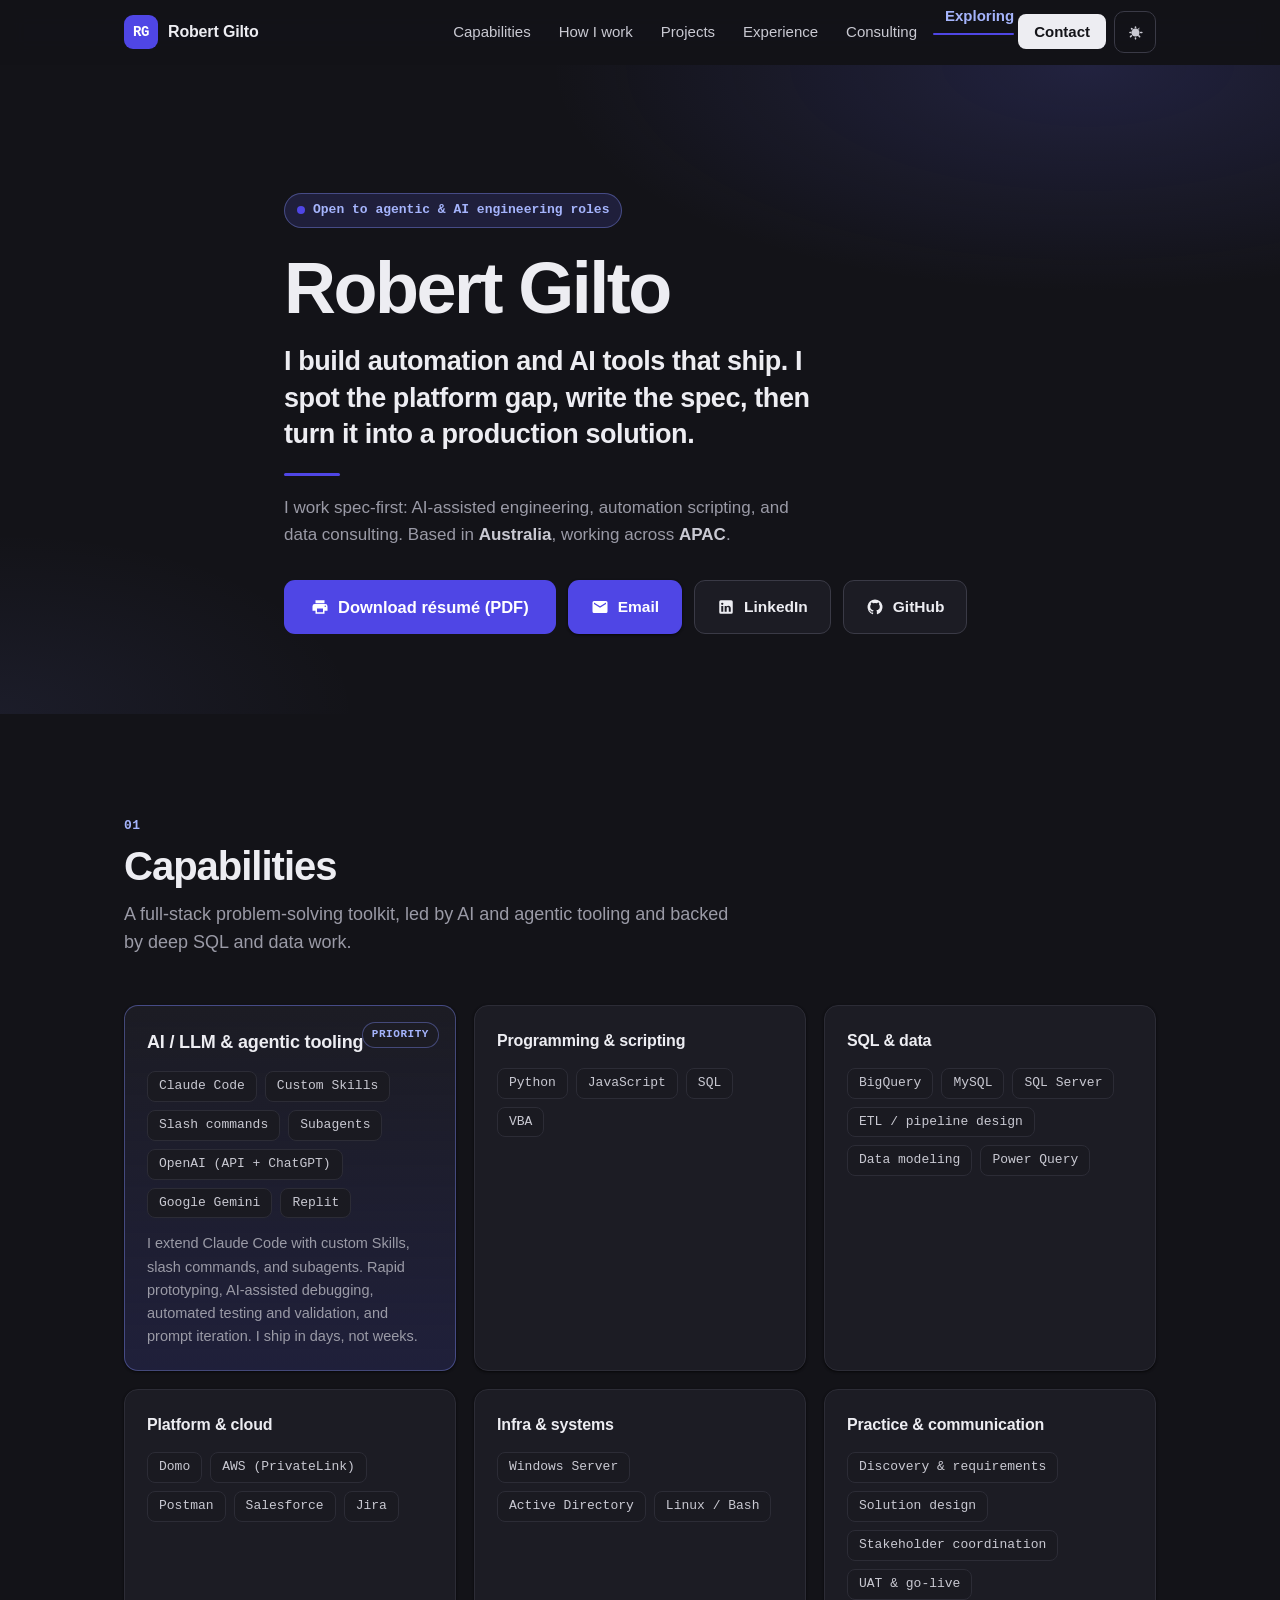
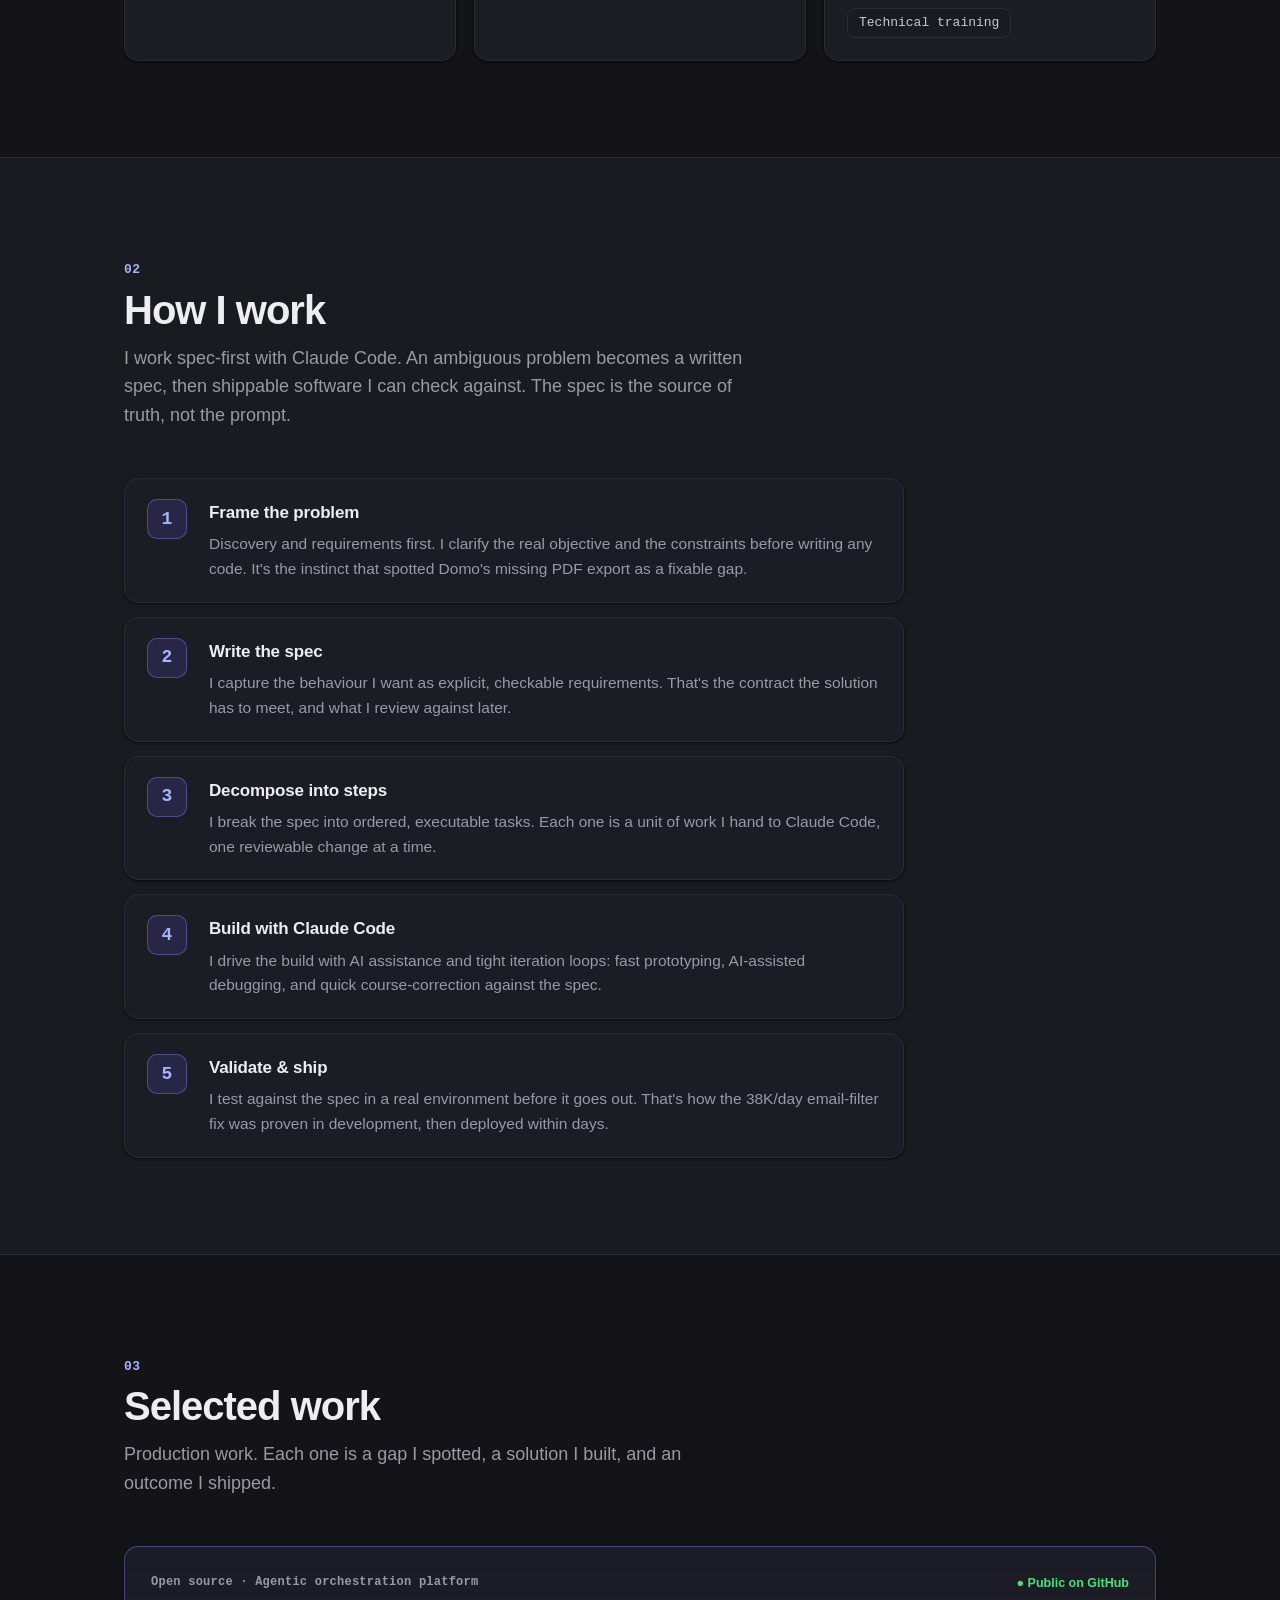
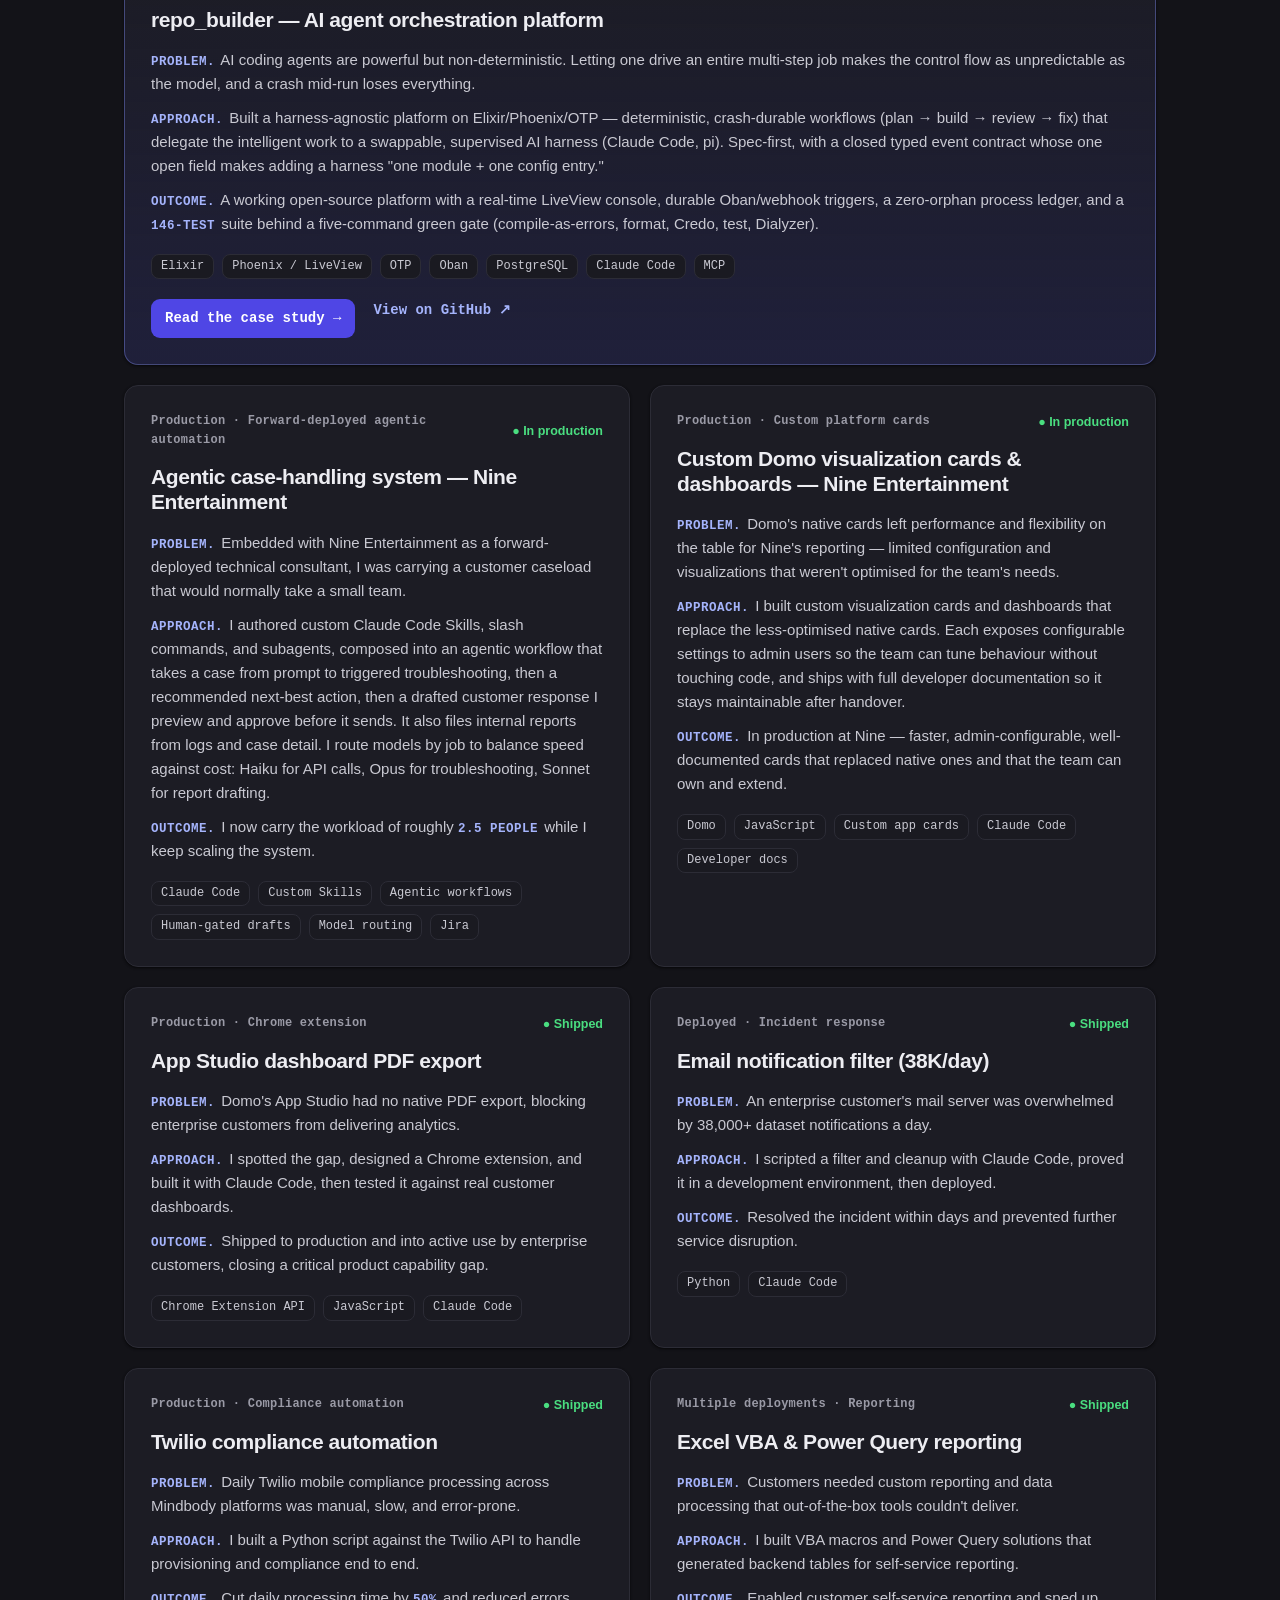
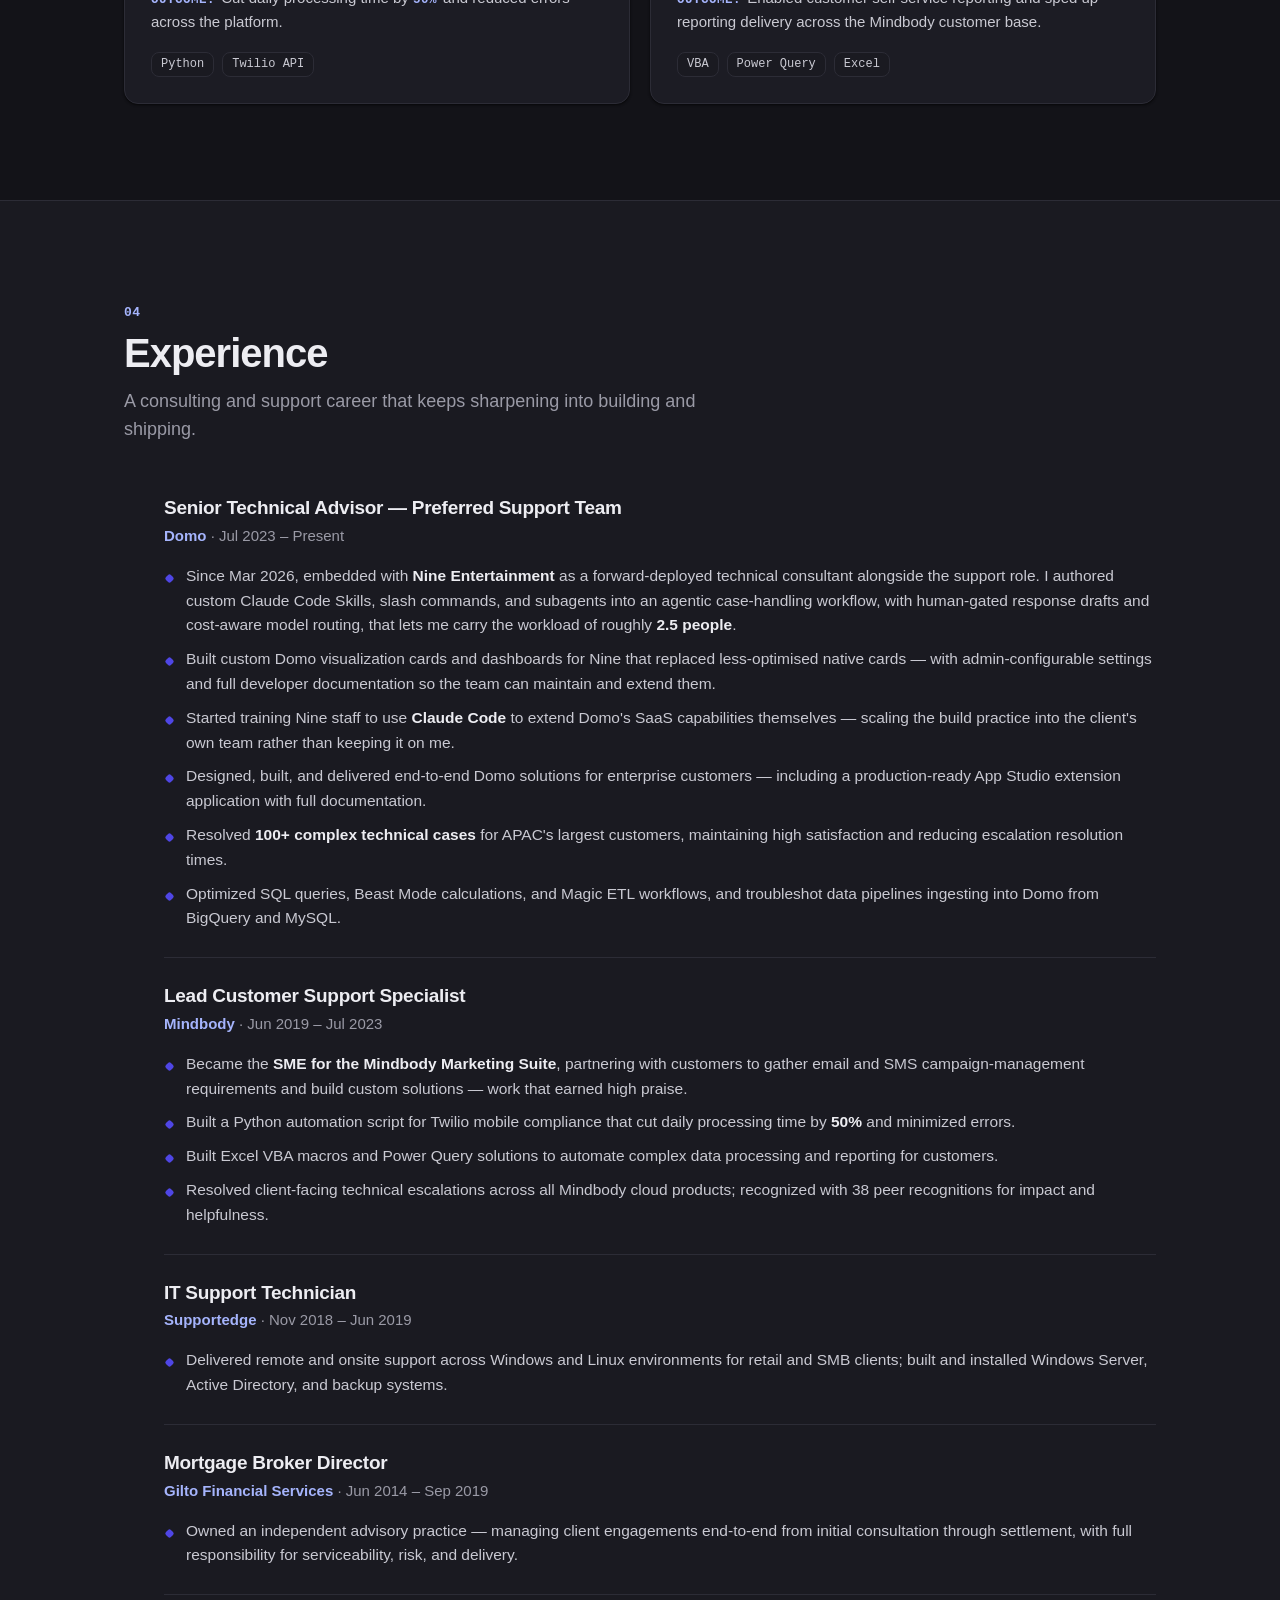
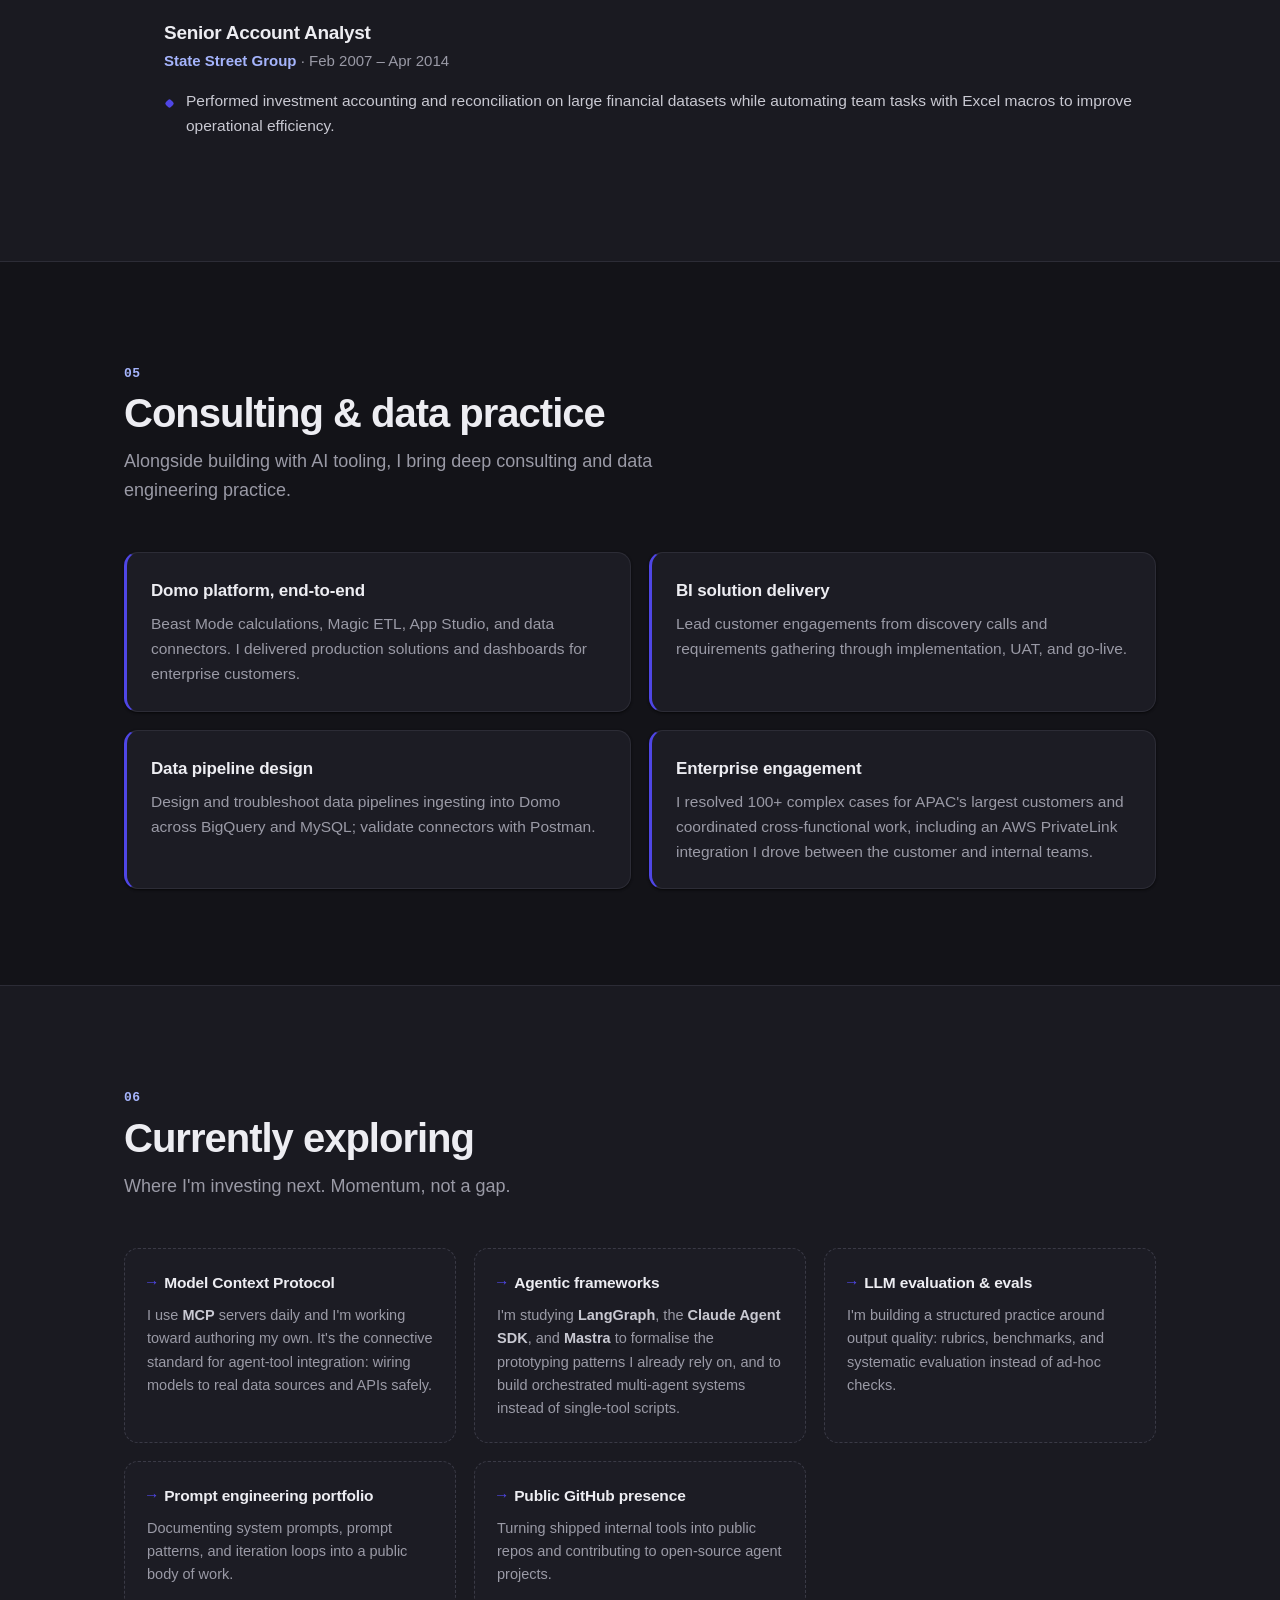
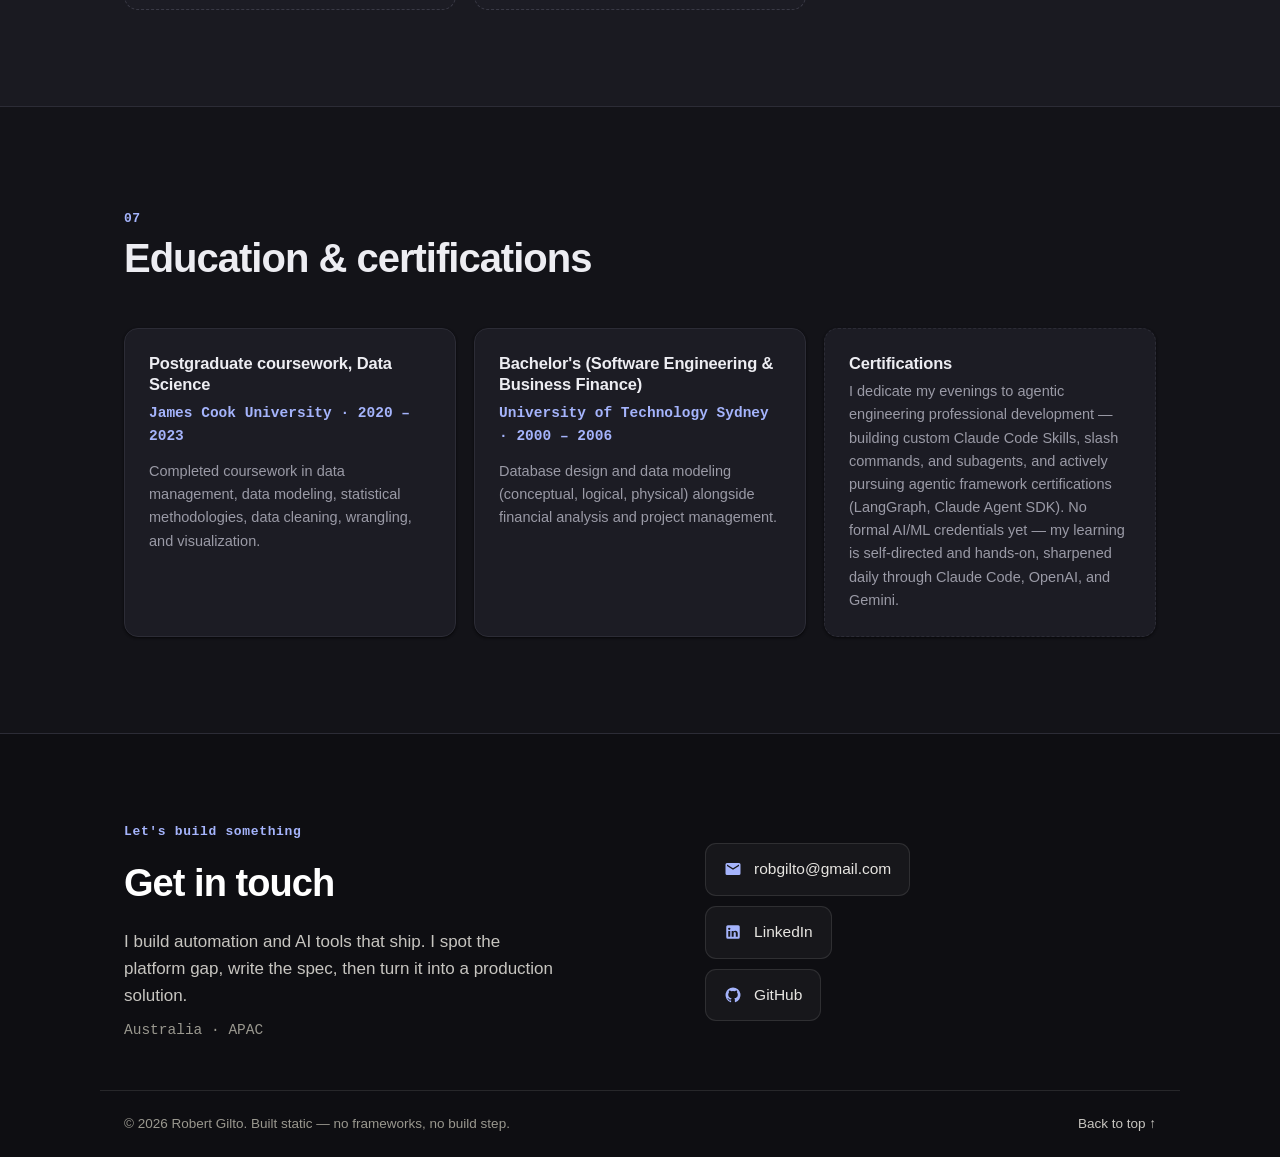
<file: index.html>
<!DOCTYPE html>
<html lang="en">
<head>
  <meta charset="UTF-8" />
  <meta name="viewport" content="width=device-width, initial-scale=1.0" />

  <!-- No-flash theme bootstrap: set the theme before the stylesheet paints. Dark is default. -->
  <script>document.documentElement.dataset.theme = localStorage.getItem("theme") || "dark";</script>

  <title>Robert Gilto — AI-Assisted Engineering &amp; Data Consultant</title>
  <meta name="description" content="AI-assisted engineering and data consultant in Australia. I build automation and AI tools spec-first with Claude Code — Python, SQL, Domo, and LLM workflows. 100+ enterprise cases resolved, production automation shipped." />
  <meta name="author" content="Robert Gilto" />
  <meta name="theme-color" content="#131318" />
  <link rel="canonical" href="https://robgilto.github.io/" />
  <link rel="icon" href="assets/favicon.svg" type="image/svg+xml" />

  <!-- Open Graph -->
  <meta property="og:type" content="profile" />
  <meta property="og:title" content="Robert Gilto — AI-Assisted Engineering &amp; Data Consultant" />
  <meta property="og:description" content="I build automation and AI tools spec-first with Claude Code: Python, SQL, and LLM workflows. Based in Australia, working across APAC." />
  <meta property="og:url" content="https://robgilto.github.io/" />
  <meta property="og:site_name" content="Robert Gilto" />
  <meta property="og:image" content="https://robgilto.github.io/assets/og-card-dark.png" />
  <meta property="og:image:width" content="1200" />
  <meta property="og:image:height" content="630" />
  <meta property="og:image:alt" content="Robert Gilto — AI-assisted engineering & automation that ships" />
  <meta property="profile:first_name" content="Robert" />
  <meta property="profile:last_name" content="Gilto" />

  <!-- Twitter -->
  <meta name="twitter:card" content="summary_large_image" />
  <meta name="twitter:title" content="Robert Gilto — AI-Assisted Engineering &amp; Data Consultant" />
  <meta name="twitter:description" content="I build automation and AI tools spec-first with Claude Code: Python, SQL, and LLM workflows. Australia / APAC." />
  <meta name="twitter:image" content="https://robgilto.github.io/assets/og-card-dark.png" />

  <link rel="stylesheet" href="styles.css?v=20260626-2033" />

  <!-- JSON-LD Person schema -->
  <script type="application/ld+json">
  {
    "@context": "https://schema.org",
    "@type": "Person",
    "name": "Robert Gilto",
    "jobTitle": "AI-Assisted Engineering & Data Consultant",
    "description": "I build automation and AI tools spec-first with Claude Code. AI-assisted engineering, automation scripting, and data consulting.",
    "email": "robgilto@gmail.com",
    "url": "https://robgilto.github.io/",
    "image": "https://robgilto.github.io/assets/og-card-dark.png",
    "address": {
      "@type": "PostalAddress",
      "addressCountry": "AU",
      "addressRegion": "APAC"
    },
    "knowsAbout": [
      "Agentic Engineering",
      "AI Engineering",
      "Spec-driven development",
      "Agent orchestration",
      "Workflow design",
      "Model Context Protocol",
      "LangGraph",
      "LLM evaluation",
      "LLM",
      "Claude Code",
      "OpenAI",
      "Google Gemini",
      "Python",
      "JavaScript",
      "SQL",
      "Data Engineering",
      "ETL",
      "Automation",
      "Business Intelligence",
      "Domo",
      "BigQuery",
      "MySQL"
    ],
    "sameAs": [
      "https://www.linkedin.com/in/robert-gilto-331312171",
      "https://github.com/RobGilto"
    ]
  }
  </script>
</head>
<body>
  <a class="skip-link" href="#main">Skip to content</a>

  <header class="site-header" id="top">
    <div class="container header-inner">
      <a class="brand" href="#top" aria-label="Robert Gilto — home">
        <span class="brand-mark" aria-hidden="true">RG</span>
        <span class="brand-name">Robert Gilto</span>
      </a>

      <div class="header-right">
        <nav class="primary-nav" id="primaryNav" aria-label="Primary">
          <ul>
            <li><a href="#capabilities">Capabilities</a></li>
            <li><a href="#approach">How I work</a></li>
            <li><a href="#projects">Projects</a></li>
            <li><a href="#experience">Experience</a></li>
            <li><a href="#consulting">Consulting</a></li>
            <li><a href="#exploring">Exploring</a></li>
            <li><a href="#contact" class="nav-cta">Contact</a></li>
          </ul>
        </nav>

        <button class="theme-toggle" id="themeToggle" type="button" aria-label="Switch to light theme" aria-pressed="false">
          <svg class="icon icon-sun" viewBox="0 0 24 24" aria-hidden="true" focusable="false"><path fill="currentColor" d="M12 17a5 5 0 1 0 0-10 5 5 0 0 0 0 10Zm0-13a1 1 0 0 1 1 1v1.5a1 1 0 1 1-2 0V5a1 1 0 0 1 1-1Zm0 14a1 1 0 0 1 1 1V20a1 1 0 1 1-2 0v-1a1 1 0 0 1 1-1ZM4 12a1 1 0 0 1 1-1h1.5a1 1 0 1 1 0 2H5a1 1 0 0 1-1-1Zm14.5-1H20a1 1 0 1 1 0 2h-1.5a1 1 0 1 1 0-2ZM6.34 6.34a1 1 0 0 1 1.41 0l1.06 1.06A1 1 0 0 1 7.4 8.81L6.34 7.75a1 1 0 0 1 0-1.41Zm9.19 9.19a1 1 0 0 1 1.41 0l1.06 1.06a1 1 0 0 1-1.41 1.41l-1.06-1.06a1 1 0 0 1 0-1.41Zm1.06-9.19a1 1 0 0 1 0 1.41L16.6 8.81a1 1 0 1 1-1.41-1.41l1.06-1.06a1 1 0 0 1 1.41 0ZM7.4 15.53a1 1 0 0 1 0 1.41L6.34 18a1 1 0 0 1-1.41-1.41l1.06-1.06a1 1 0 0 1 1.41 0Z"/></svg>
          <svg class="icon icon-moon" viewBox="0 0 24 24" aria-hidden="true" focusable="false"><path fill="currentColor" d="M21 12.79A9 9 0 1 1 11.21 3a7 7 0 0 0 9.79 9.79Z"/></svg>
        </button>

        <button class="nav-toggle" id="navToggle" type="button" aria-label="Toggle navigation" aria-expanded="false" aria-controls="primaryNav">
          <span class="nav-toggle-bar"></span>
          <span class="nav-toggle-bar"></span>
          <span class="nav-toggle-bar"></span>
        </button>
      </div>
    </div>
  </header>

  <main id="main">
    <!-- HERO -->
    <section class="hero" aria-labelledby="hero-heading">
      <div class="container hero-inner">
        <p class="eyebrow">
          <span class="status-dot" aria-hidden="true"></span>
          Open to agentic &amp; AI engineering roles
        </p>
        <h1 class="hero-heading" id="hero-heading">Robert Gilto</h1>
        <p class="hero-tagline">I build automation and AI tools that ship. I spot the platform gap, write the spec, then turn it into a production solution.</p>
        <p class="hero-sub">I work spec-first: AI-assisted engineering, automation scripting, and data consulting. Based in <strong>Australia</strong>, working across <strong>APAC</strong>.</p>

        <div class="hero-actions">
          <button class="btn btn-resume" type="button" onclick="window.print()">
            <svg class="icon" viewBox="0 0 24 24" aria-hidden="true" focusable="false"><path fill="currentColor" d="M19 8H5a3 3 0 0 0-3 3v6h4v4h12v-4h4v-6a3 3 0 0 0-3-3Zm-3 11H8v-5h8v5Zm3-7a1 1 0 1 1 0-2 1 1 0 0 1 0 2Zm-1-9H6v4h12V3Z"/></svg>
            Download résumé (PDF)
          </button>
          <a class="btn btn-primary" href="mailto:robgilto@gmail.com">
            <svg class="icon" viewBox="0 0 24 24" aria-hidden="true" focusable="false"><path fill="currentColor" d="M20 4H4a2 2 0 0 0-2 2v12a2 2 0 0 0 2 2h16a2 2 0 0 0 2-2V6a2 2 0 0 0-2-2Zm0 4-8 5-8-5V6l8 5 8-5Z"/></svg>
            Email
          </a>
          <a class="btn btn-ghost" href="https://www.linkedin.com/in/robert-gilto-331312171" rel="noopener noreferrer" target="_blank">
            <svg class="icon" viewBox="0 0 24 24" aria-hidden="true" focusable="false"><path fill="currentColor" d="M19 3a2 2 0 0 1 2 2v14a2 2 0 0 1-2 2H5a2 2 0 0 1-2-2V5a2 2 0 0 1 2-2h14ZM8.34 18.34V10.5H5.67v7.84h2.67ZM7 9.34a1.55 1.55 0 1 0 0-3.1 1.55 1.55 0 0 0 0 3.1Zm11.34 9V14c0-2.5-1.34-3.66-3.12-3.66a2.69 2.69 0 0 0-2.42 1.33h-.03V10.5h-2.56v7.84h2.66v-4.12c0-1.07.2-2.1 1.53-2.1s1.32 1.22 1.32 2.17v4.05h2.62Z"/></svg>
            LinkedIn
          </a>
          <a class="btn btn-ghost" href="https://github.com/RobGilto" rel="noopener noreferrer" target="_blank">
            <svg class="icon" viewBox="0 0 24 24" aria-hidden="true" focusable="false"><path fill="currentColor" d="M12 2A10 10 0 0 0 8.84 21.5c.5.08.66-.23.66-.5v-1.7c-2.77.6-3.36-1.34-3.36-1.34-.46-1.15-1.11-1.46-1.11-1.46-.9-.62.07-.6.07-.6 1 .07 1.53 1.03 1.53 1.03.9 1.52 2.34 1.08 2.91.83.1-.65.35-1.09.63-1.34-2.22-.25-4.55-1.11-4.55-4.94 0-1.1.39-1.99 1.03-2.69-.1-.25-.45-1.27.1-2.65 0 0 .84-.27 2.75 1.02a9.4 9.4 0 0 1 5 0c1.91-1.29 2.75-1.02 2.75-1.02.55 1.38.2 2.4.1 2.65.64.7 1.03 1.59 1.03 2.69 0 3.84-2.34 4.69-4.57 4.94.36.31.68.92.68 1.85v2.74c0 .27.16.59.67.5A10 10 0 0 0 12 2Z"/></svg>
            GitHub
          </a>
        </div>
      </div>
    </section>

    <!-- CAPABILITIES -->
    <section class="section" id="capabilities" aria-labelledby="capabilities-heading">
      <div class="container">
        <header class="section-head">
          <span class="section-index">01</span>
          <h2 class="section-title" id="capabilities-heading">Capabilities</h2>
          <p class="section-lead">A full-stack problem-solving toolkit, led by AI and agentic tooling and backed by deep SQL and data work.</p>
        </header>

        <div class="skill-grid">
          <article class="skill-card skill-card--featured">
            <div class="skill-card-tag">Priority</div>
            <h3 class="skill-card-title">AI / LLM &amp; agentic tooling</h3>
            <ul class="chips">
              <li class="chip">Claude Code</li>
              <li class="chip">Custom Skills</li>
              <li class="chip">Slash commands</li>
              <li class="chip">Subagents</li>
              <li class="chip">OpenAI (API + ChatGPT)</li>
              <li class="chip">Google Gemini</li>
              <li class="chip">Replit</li>
            </ul>
            <p class="skill-card-note">I extend Claude Code with custom Skills, slash commands, and subagents. Rapid prototyping, AI-assisted debugging, automated testing and validation, and prompt iteration. I ship in days, not weeks.</p>
          </article>

          <article class="skill-card">
            <h3 class="skill-card-title">Programming &amp; scripting</h3>
            <ul class="chips">
              <li class="chip">Python</li>
              <li class="chip">JavaScript</li>
              <li class="chip">SQL</li>
              <li class="chip">VBA</li>
            </ul>
          </article>

          <article class="skill-card">
            <h3 class="skill-card-title">SQL &amp; data</h3>
            <ul class="chips">
              <li class="chip">BigQuery</li>
              <li class="chip">MySQL</li>
              <li class="chip">SQL Server</li>
              <li class="chip">ETL / pipeline design</li>
              <li class="chip">Data modeling</li>
              <li class="chip">Power Query</li>
            </ul>
          </article>

          <article class="skill-card">
            <h3 class="skill-card-title">Platform &amp; cloud</h3>
            <ul class="chips">
              <li class="chip">Domo</li>
              <li class="chip">AWS (PrivateLink)</li>
              <li class="chip">Postman</li>
              <li class="chip">Salesforce</li>
              <li class="chip">Jira</li>
            </ul>
          </article>

          <article class="skill-card">
            <h3 class="skill-card-title">Infra &amp; systems</h3>
            <ul class="chips">
              <li class="chip">Windows Server</li>
              <li class="chip">Active Directory</li>
              <li class="chip">Linux / Bash</li>
            </ul>
          </article>

          <article class="skill-card">
            <h3 class="skill-card-title">Practice &amp; communication</h3>
            <ul class="chips">
              <li class="chip">Discovery &amp; requirements</li>
              <li class="chip">Solution design</li>
              <li class="chip">Stakeholder coordination</li>
              <li class="chip">UAT &amp; go-live</li>
              <li class="chip">Technical training</li>
            </ul>
          </article>
        </div>
      </div>
    </section>

    <!-- HOW I WORK -->
    <section class="section section-alt" id="approach" aria-labelledby="approach-heading">
      <div class="container">
        <header class="section-head">
          <span class="section-index">02</span>
          <h2 class="section-title" id="approach-heading">How I work</h2>
          <p class="section-lead">I work spec-first with Claude Code. An ambiguous problem becomes a written spec, then shippable software I can check against. The spec is the source of truth, not the prompt.</p>
        </header>

        <ol class="approach-steps">
          <li class="approach-step">
            <span class="approach-num" aria-hidden="true">1</span>
            <div>
              <h3 class="approach-title">Frame the problem</h3>
              <p>Discovery and requirements first. I clarify the real objective and the constraints before writing any code. It's the instinct that spotted Domo's missing PDF export as a fixable gap.</p>
            </div>
          </li>
          <li class="approach-step">
            <span class="approach-num" aria-hidden="true">2</span>
            <div>
              <h3 class="approach-title">Write the spec</h3>
              <p>I capture the behaviour I want as explicit, checkable requirements. That's the contract the solution has to meet, and what I review against later.</p>
            </div>
          </li>
          <li class="approach-step">
            <span class="approach-num" aria-hidden="true">3</span>
            <div>
              <h3 class="approach-title">Decompose into steps</h3>
              <p>I break the spec into ordered, executable tasks. Each one is a unit of work I hand to Claude Code, one reviewable change at a time.</p>
            </div>
          </li>
          <li class="approach-step">
            <span class="approach-num" aria-hidden="true">4</span>
            <div>
              <h3 class="approach-title">Build with Claude Code</h3>
              <p>I drive the build with AI assistance and tight iteration loops: fast prototyping, AI-assisted debugging, and quick course-correction against the spec.</p>
            </div>
          </li>
          <li class="approach-step">
            <span class="approach-num" aria-hidden="true">5</span>
            <div>
              <h3 class="approach-title">Validate &amp; ship</h3>
              <p>I test against the spec in a real environment before it goes out. That's how the 38K/day email-filter fix was proven in development, then deployed within days.</p>
            </div>
          </li>
        </ol>
      </div>
    </section>

    <!-- PROJECTS -->
    <section class="section" id="projects" aria-labelledby="projects-heading">
      <div class="container">
        <header class="section-head">
          <span class="section-index">03</span>
          <h2 class="section-title" id="projects-heading">Selected work</h2>
          <p class="section-lead">Production work. Each one is a gap I spotted, a solution I built, and an outcome I shipped.</p>
        </header>

        <div class="project-grid">
          <article class="project-card project-card--featured">
            <div class="project-card-top">
              <span class="project-kicker">Open source · Agentic orchestration platform</span>
              <span class="project-status" aria-label="Status: public on GitHub">● Public on GitHub</span>
            </div>
            <h3 class="project-title">repo_builder — AI agent orchestration platform</h3>
            <p class="project-problem"><strong>Problem.</strong> AI coding agents are powerful but non-deterministic. Letting one drive an entire multi-step job makes the control flow as unpredictable as the model, and a crash mid-run loses everything.</p>
            <p class="project-approach"><strong>Approach.</strong> Built a harness-agnostic platform on Elixir/Phoenix/OTP — deterministic, crash-durable workflows (plan → build → review → fix) that delegate the intelligent work to a swappable, supervised AI harness (Claude Code, pi). Spec-first, with a closed typed event contract whose one open field makes adding a harness "one module + one config entry."</p>
            <p class="project-outcome"><strong>Outcome.</strong> A working open-source platform with a real-time LiveView console, durable Oban/webhook triggers, a zero-orphan process ledger, and a <strong>146-test</strong> suite behind a five-command green gate (compile-as-errors, format, Credo, test, Dialyzer).</p>
            <ul class="chips chips-sm">
              <li class="chip">Elixir</li>
              <li class="chip">Phoenix / LiveView</li>
              <li class="chip">OTP</li>
              <li class="chip">Oban</li>
              <li class="chip">PostgreSQL</li>
              <li class="chip">Claude Code</li>
              <li class="chip">MCP</li>
            </ul>
            <div class="project-links">
              <a class="project-link project-link--primary" href="case-studies/repo-builder.html">Read the case study →</a>
              <a class="project-link" href="https://github.com/RobGilto/repo_builder_elixir" rel="noopener noreferrer" target="_blank">View on GitHub ↗</a>
            </div>
          </article>

          <article class="project-card">
            <div class="project-card-top">
              <span class="project-kicker">Production · Forward-deployed agentic automation</span>
              <span class="project-status" aria-label="Status: in production">● In production</span>
            </div>
            <h3 class="project-title">Agentic case-handling system — Nine Entertainment</h3>
            <p class="project-problem"><strong>Problem.</strong> Embedded with Nine Entertainment as a forward-deployed technical consultant, I was carrying a customer caseload that would normally take a small team.</p>
            <p class="project-approach"><strong>Approach.</strong> I authored custom Claude Code Skills, slash commands, and subagents, composed into an agentic workflow that takes a case from prompt to triggered troubleshooting, then a recommended next-best action, then a drafted customer response I preview and approve before it sends. It also files internal reports from logs and case detail. I route models by job to balance speed against cost: Haiku for API calls, Opus for troubleshooting, Sonnet for report drafting.</p>
            <p class="project-outcome"><strong>Outcome.</strong> I now carry the workload of roughly <strong>2.5 people</strong> while I keep scaling the system.</p>
            <ul class="chips chips-sm">
              <li class="chip">Claude Code</li>
              <li class="chip">Custom Skills</li>
              <li class="chip">Agentic workflows</li>
              <li class="chip">Human-gated drafts</li>
              <li class="chip">Model routing</li>
              <li class="chip">Jira</li>
            </ul>
          </article>

          <article class="project-card">
            <div class="project-card-top">
              <span class="project-kicker">Production · Custom platform cards</span>
              <span class="project-status" aria-label="Status: in production">● In production</span>
            </div>
            <h3 class="project-title">Custom Domo visualization cards &amp; dashboards — Nine Entertainment</h3>
            <p class="project-problem"><strong>Problem.</strong> Domo's native cards left performance and flexibility on the table for Nine's reporting — limited configuration and visualizations that weren't optimised for the team's needs.</p>
            <p class="project-approach"><strong>Approach.</strong> I built custom visualization cards and dashboards that replace the less-optimised native cards. Each exposes configurable settings to admin users so the team can tune behaviour without touching code, and ships with full developer documentation so it stays maintainable after handover.</p>
            <p class="project-outcome"><strong>Outcome.</strong> In production at Nine — faster, admin-configurable, well-documented cards that replaced native ones and that the team can own and extend.</p>
            <ul class="chips chips-sm">
              <li class="chip">Domo</li>
              <li class="chip">JavaScript</li>
              <li class="chip">Custom app cards</li>
              <li class="chip">Claude Code</li>
              <li class="chip">Developer docs</li>
            </ul>
          </article>

          <article class="project-card">
            <div class="project-card-top">
              <span class="project-kicker">Production · Chrome extension</span>
              <span class="project-status" aria-label="Status: shipped">● Shipped</span>
            </div>
            <h3 class="project-title">App Studio dashboard PDF export</h3>
            <p class="project-problem"><strong>Problem.</strong> Domo's App Studio had no native PDF export, blocking enterprise customers from delivering analytics.</p>
            <p class="project-approach"><strong>Approach.</strong> I spotted the gap, designed a Chrome extension, and built it with Claude Code, then tested it against real customer dashboards.</p>
            <p class="project-outcome"><strong>Outcome.</strong> Shipped to production and into active use by enterprise customers, closing a critical product capability gap.</p>
            <ul class="chips chips-sm">
              <li class="chip">Chrome Extension API</li>
              <li class="chip">JavaScript</li>
              <li class="chip">Claude Code</li>
            </ul>
          </article>

          <article class="project-card">
            <div class="project-card-top">
              <span class="project-kicker">Deployed · Incident response</span>
              <span class="project-status" aria-label="Status: shipped">● Shipped</span>
            </div>
            <h3 class="project-title">Email notification filter (38K/day)</h3>
            <p class="project-problem"><strong>Problem.</strong> An enterprise customer's mail server was overwhelmed by 38,000+ dataset notifications a day.</p>
            <p class="project-approach"><strong>Approach.</strong> I scripted a filter and cleanup with Claude Code, proved it in a development environment, then deployed.</p>
            <p class="project-outcome"><strong>Outcome.</strong> Resolved the incident within days and prevented further service disruption.</p>
            <ul class="chips chips-sm">
              <li class="chip">Python</li>
              <li class="chip">Claude Code</li>
            </ul>
          </article>

          <article class="project-card">
            <div class="project-card-top">
              <span class="project-kicker">Production · Compliance automation</span>
              <span class="project-status" aria-label="Status: shipped">● Shipped</span>
            </div>
            <h3 class="project-title">Twilio compliance automation</h3>
            <p class="project-problem"><strong>Problem.</strong> Daily Twilio mobile compliance processing across Mindbody platforms was manual, slow, and error-prone.</p>
            <p class="project-approach"><strong>Approach.</strong> I built a Python script against the Twilio API to handle provisioning and compliance end to end.</p>
            <p class="project-outcome"><strong>Outcome.</strong> Cut daily processing time by <strong>50%</strong> and reduced errors across the platform.</p>
            <ul class="chips chips-sm">
              <li class="chip">Python</li>
              <li class="chip">Twilio API</li>
            </ul>
          </article>

          <article class="project-card">
            <div class="project-card-top">
              <span class="project-kicker">Multiple deployments · Reporting</span>
              <span class="project-status" aria-label="Status: shipped">● Shipped</span>
            </div>
            <h3 class="project-title">Excel VBA &amp; Power Query reporting</h3>
            <p class="project-problem"><strong>Problem.</strong> Customers needed custom reporting and data processing that out-of-the-box tools couldn't deliver.</p>
            <p class="project-approach"><strong>Approach.</strong> I built VBA macros and Power Query solutions that generated backend tables for self-service reporting.</p>
            <p class="project-outcome"><strong>Outcome.</strong> Enabled customer self-service reporting and sped up reporting delivery across the Mindbody customer base.</p>
            <ul class="chips chips-sm">
              <li class="chip">VBA</li>
              <li class="chip">Power Query</li>
              <li class="chip">Excel</li>
            </ul>
          </article>
        </div>
      </div>
    </section>

    <!-- EXPERIENCE -->
    <section class="section section-alt" id="experience" aria-labelledby="experience-heading">
      <div class="container">
        <header class="section-head">
          <span class="section-index">04</span>
          <h2 class="section-title" id="experience-heading">Experience</h2>
          <p class="section-lead">A consulting and support career that keeps sharpening into building and shipping.</p>
        </header>

        <ol class="timeline">
          <li class="role">
            <div class="role-head">
              <h3 class="role-title">Senior Technical Advisor — Preferred Support Team</h3>
              <p class="role-meta"><span class="role-org">Domo</span> · Jul 2023 – Present</p>
            </div>
            <ul class="role-bullets">
              <li>Since Mar 2026, embedded with <strong>Nine Entertainment</strong> as a forward-deployed technical consultant alongside the support role. I authored custom Claude Code Skills, slash commands, and subagents into an agentic case-handling workflow, with human-gated response drafts and cost-aware model routing, that lets me carry the workload of roughly <strong>2.5 people</strong>.</li>
              <li>Built custom Domo visualization cards and dashboards for Nine that replaced less-optimised native cards — with admin-configurable settings and full developer documentation so the team can maintain and extend them.</li>
              <li>Started training Nine staff to use <strong>Claude Code</strong> to extend Domo's SaaS capabilities themselves — scaling the build practice into the client's own team rather than keeping it on me.</li>
              <li>Designed, built, and delivered end-to-end Domo solutions for enterprise customers — including a production-ready App Studio extension application with full documentation.</li>
              <li>Resolved <strong>100+ complex technical cases</strong> for APAC's largest customers, maintaining high satisfaction and reducing escalation resolution times.</li>
              <li>Optimized SQL queries, Beast Mode calculations, and Magic ETL workflows, and troubleshot data pipelines ingesting into Domo from BigQuery and MySQL.</li>
            </ul>
          </li>

          <li class="role">
            <div class="role-head">
              <h3 class="role-title">Lead Customer Support Specialist</h3>
              <p class="role-meta"><span class="role-org">Mindbody</span> · Jun 2019 – Jul 2023</p>
            </div>
            <ul class="role-bullets">
              <li>Became the <strong>SME for the Mindbody Marketing Suite</strong>, partnering with customers to gather email and SMS campaign-management requirements and build custom solutions — work that earned high praise.</li>
              <li>Built a Python automation script for Twilio mobile compliance that cut daily processing time by <strong>50%</strong> and minimized errors.</li>
              <li>Built Excel VBA macros and Power Query solutions to automate complex data processing and reporting for customers.</li>
              <li>Resolved client-facing technical escalations across all Mindbody cloud products; recognized with 38 peer recognitions for impact and helpfulness.</li>
            </ul>
          </li>

          <li class="role">
            <div class="role-head">
              <h3 class="role-title">IT Support Technician</h3>
              <p class="role-meta"><span class="role-org">Supportedge</span> · Nov 2018 – Jun 2019</p>
            </div>
            <ul class="role-bullets">
              <li>Delivered remote and onsite support across Windows and Linux environments for retail and SMB clients; built and installed Windows Server, Active Directory, and backup systems.</li>
            </ul>
          </li>

          <li class="role">
            <div class="role-head">
              <h3 class="role-title">Mortgage Broker Director</h3>
              <p class="role-meta"><span class="role-org">Gilto Financial Services</span> · Jun 2014 – Sep 2019</p>
            </div>
            <ul class="role-bullets">
              <li>Owned an independent advisory practice — managing client engagements end-to-end from initial consultation through settlement, with full responsibility for serviceability, risk, and delivery.</li>
            </ul>
          </li>

          <li class="role">
            <div class="role-head">
              <h3 class="role-title">Senior Account Analyst</h3>
              <p class="role-meta"><span class="role-org">State Street Group</span> · Feb 2007 – Apr 2014</p>
            </div>
            <ul class="role-bullets">
              <li>Performed investment accounting and reconciliation on large financial datasets while automating team tasks with Excel macros to improve operational efficiency.</li>
            </ul>
          </li>
        </ol>
      </div>
    </section>

    <!-- CONSULTING & DATA PRACTICE -->
    <section class="section" id="consulting" aria-labelledby="consulting-heading">
      <div class="container">
        <header class="section-head">
          <span class="section-index">05</span>
          <h2 class="section-title" id="consulting-heading">Consulting &amp; data practice</h2>
          <p class="section-lead">Alongside building with AI tooling, I bring deep consulting and data engineering practice.</p>
        </header>

        <div class="practice-grid">
          <article class="practice-card">
            <h3 class="practice-title">Domo platform, end-to-end</h3>
            <p>Beast Mode calculations, Magic ETL, App Studio, and data connectors. I delivered production solutions and dashboards for enterprise customers.</p>
          </article>

          <article class="practice-card">
            <h3 class="practice-title">BI solution delivery</h3>
            <p>Lead customer engagements from discovery calls and requirements gathering through implementation, UAT, and go-live.</p>
          </article>

          <article class="practice-card">
            <h3 class="practice-title">Data pipeline design</h3>
            <p>Design and troubleshoot data pipelines ingesting into Domo across BigQuery and MySQL; validate connectors with Postman.</p>
          </article>

          <article class="practice-card">
            <h3 class="practice-title">Enterprise engagement</h3>
            <p>I resolved 100+ complex cases for APAC's largest customers and coordinated cross-functional work, including an AWS PrivateLink integration I drove between the customer and internal teams.</p>
          </article>
        </div>
      </div>
    </section>

    <!-- CURRENTLY EXPLORING -->
    <section class="section section-alt" id="exploring" aria-labelledby="exploring-heading">
      <div class="container">
        <header class="section-head">
          <span class="section-index">06</span>
          <h2 class="section-title" id="exploring-heading">Currently exploring</h2>
          <p class="section-lead">Where I'm investing next. Momentum, not a gap.</p>
        </header>

        <div class="exploring-grid">
          <article class="exploring-item">
            <h3 class="exploring-title">Model Context Protocol</h3>
            <p>I use <strong>MCP</strong> servers daily and I'm working toward authoring my own. It's the connective standard for agent-tool integration: wiring models to real data sources and APIs safely.</p>
          </article>
          <article class="exploring-item">
            <h3 class="exploring-title">Agentic frameworks</h3>
            <p>I'm studying <strong>LangGraph</strong>, the <strong>Claude Agent SDK</strong>, and <strong>Mastra</strong> to formalise the prototyping patterns I already rely on, and to build orchestrated multi-agent systems instead of single-tool scripts.</p>
          </article>
          <article class="exploring-item">
            <h3 class="exploring-title">LLM evaluation &amp; evals</h3>
            <p>I'm building a structured practice around output quality: rubrics, benchmarks, and systematic evaluation instead of ad-hoc checks.</p>
          </article>
          <article class="exploring-item">
            <h3 class="exploring-title">Prompt engineering portfolio</h3>
            <p>Documenting system prompts, prompt patterns, and iteration loops into a public body of work.</p>
          </article>
          <article class="exploring-item">
            <h3 class="exploring-title">Public GitHub presence</h3>
            <p>Turning shipped internal tools into public repos and contributing to open-source agent projects.</p>
          </article>
        </div>
      </div>
    </section>

    <!-- EDUCATION -->
    <section class="section" id="education" aria-labelledby="education-heading">
      <div class="container">
        <header class="section-head">
          <span class="section-index">07</span>
          <h2 class="section-title" id="education-heading">Education &amp; certifications</h2>
        </header>

        <div class="edu-grid">
          <article class="edu-card">
            <h3 class="edu-degree">Postgraduate coursework, Data Science</h3>
            <p class="edu-org">James Cook University · 2020 – 2023</p>
            <p class="edu-note">Completed coursework in data management, data modeling, statistical methodologies, data cleaning, wrangling, and visualization.</p>
          </article>

          <article class="edu-card">
            <h3 class="edu-degree">Bachelor's (Software Engineering &amp; Business Finance)</h3>
            <p class="edu-org">University of Technology Sydney · 2000 – 2006</p>
            <p class="edu-note">Database design and data modeling (conceptual, logical, physical) alongside financial analysis and project management.</p>
          </article>

          <article class="edu-card edu-card--certs">
            <h3 class="edu-degree">Certifications</h3>
            <p class="edu-note">I dedicate my evenings to agentic engineering professional development — building custom Claude Code Skills, slash commands, and subagents, and actively pursuing agentic framework certifications (LangGraph, Claude Agent SDK). No formal AI/ML credentials yet — my learning is self-directed and hands-on, sharpened daily through Claude Code, OpenAI, and Gemini.</p>
          </article>
        </div>
      </div>
    </section>
  </main>

  <!-- CONTACT / FOOTER -->
  <footer class="site-footer" id="contact">
    <div class="container footer-inner">
      <div class="footer-lead">
        <p class="footer-eyebrow">Let's build something</p>
        <h2 class="footer-heading">Get in touch</h2>
        <p class="footer-tagline">I build automation and AI tools that ship. I spot the platform gap, write the spec, then turn it into a production solution.</p>
        <p class="footer-loc">Australia · APAC</p>
      </div>

      <ul class="footer-links">
        <li>
          <a class="footer-link" href="mailto:robgilto@gmail.com">
            <svg class="icon" viewBox="0 0 24 24" aria-hidden="true" focusable="false"><path fill="currentColor" d="M20 4H4a2 2 0 0 0-2 2v12a2 2 0 0 0 2 2h16a2 2 0 0 0 2-2V6a2 2 0 0 0-2-2Zm0 4-8 5-8-5V6l8 5 8-5Z"/></svg>
            <span>robgilto@gmail.com</span>
          </a>
        </li>
        <li>
          <a class="footer-link" href="https://www.linkedin.com/in/robert-gilto-331312171" rel="noopener noreferrer" target="_blank">
            <svg class="icon" viewBox="0 0 24 24" aria-hidden="true" focusable="false"><path fill="currentColor" d="M19 3a2 2 0 0 1 2 2v14a2 2 0 0 1-2 2H5a2 2 0 0 1-2-2V5a2 2 0 0 1 2-2h14ZM8.34 18.34V10.5H5.67v7.84h2.67ZM7 9.34a1.55 1.55 0 1 0 0-3.1 1.55 1.55 0 0 0 0 3.1Zm11.34 9V14c0-2.5-1.34-3.66-3.12-3.66a2.69 2.69 0 0 0-2.42 1.33h-.03V10.5h-2.56v7.84h2.66v-4.12c0-1.07.2-2.1 1.53-2.1s1.32 1.22 1.32 2.17v4.05h2.62Z"/></svg>
            <span>LinkedIn</span>
          </a>
        </li>
        <li>
          <a class="footer-link" href="https://github.com/RobGilto" rel="noopener noreferrer" target="_blank">
            <svg class="icon" viewBox="0 0 24 24" aria-hidden="true" focusable="false"><path fill="currentColor" d="M12 2A10 10 0 0 0 8.84 21.5c.5.08.66-.23.66-.5v-1.7c-2.77.6-3.36-1.34-3.36-1.34-.46-1.15-1.11-1.46-1.11-1.46-.9-.62.07-.6.07-.6 1 .07 1.53 1.03 1.53 1.03.9 1.52 2.34 1.08 2.91.83.1-.65.35-1.09.63-1.34-2.22-.25-4.55-1.11-4.55-4.94 0-1.1.39-1.99 1.03-2.69-.1-.25-.45-1.27.1-2.65 0 0 .84-.27 2.75 1.02a9.4 9.4 0 0 1 5 0c1.91-1.29 2.75-1.02 2.75-1.02.55 1.38.2 2.4.1 2.65.64.7 1.03 1.59 1.03 2.69 0 3.84-2.34 4.69-4.57 4.94.36.31.68.92.68 1.85v2.74c0 .27.16.59.67.5A10 10 0 0 0 12 2Z"/></svg>
            <span>GitHub</span>
          </a>
        </li>
      </ul>
    </div>

    <div class="container footer-bottom">
      <p>&copy; <span id="year">2026</span> Robert Gilto. Built static — no frameworks, no build step.</p>
      <p><a href="#top">Back to top ↑</a></p>
    </div>
  </footer>

  <!-- PRINT-ONLY 2-PAGE RÉSUMÉ — hidden on screen, shown only when printing/saving as PDF -->
  <img id="pr-band" src="assets/resume-band.png" alt="" aria-hidden="true" />
  <div id="print-resume" aria-hidden="true">
    <div class="pr-head">
      <div class="pr-name">Robert Gilto</div>
      <div class="pr-title">AI-Assisted Engineering &amp; Automation · Data Consultant</div>
      <div class="pr-contact">
        <span>robgilto@gmail.com</span>
        <span>+61 439 222 211</span>
        <span>Australia / APAC</span>
        <span><a href="https://robgilto.github.io/">robgilto.github.io</a></span>
        <span><a href="https://github.com/RobGilto">github.com/RobGilto</a></span>
        <span><a href="https://www.linkedin.com/in/robert-gilto-331312171">LinkedIn</a></span>
      </div>
    </div>

    <p class="pr-summary">
      I build automation and AI tools that ship. I spot the platform gap, write the spec, then turn it
      into a production solution. I work spec-first with Claude Code: an ambiguous problem becomes a written
      spec, then shippable software I check against. <strong>100+ enterprise cases resolved, production automation
      shipped, and a public open-source agent platform behind a 146-test gate.</strong>
    </p>

    <h2>Core skills</h2>
    <dl class="pr-skills">
      <dt>AI / agentic</dt>
      <dd>Claude Code (custom Skills, slash commands, subagents), OpenAI (API + ChatGPT), Google Gemini, MCP servers, agentic workflows, model routing, prompt iteration, spec-driven development</dd>
      <dt>Languages</dt>
      <dd>Python, JavaScript, SQL, Elixir, VBA, Bash</dd>
      <dt>Data</dt>
      <dd>BigQuery, MySQL, SQL Server, ETL / pipeline design, data modeling, Power Query, Domo (Beast Mode, Magic ETL, App Studio)</dd>
      <dt>Platform / infra</dt>
      <dd>AWS (PrivateLink), Postman, Phoenix / LiveView, PostgreSQL, Oban, Salesforce, Jira, Windows Server, Active Directory, Linux</dd>
      <dt>Practice</dt>
      <dd>Discovery &amp; requirements, solution design, stakeholder coordination, UAT &amp; go-live, technical training</dd>
    </dl>

    <h2>Selected work</h2>

    <div class="pr-entry">
      <div class="pr-entry-head">
        <span class="pr-role">repo_builder — AI agent orchestration platform</span>
        <span class="pr-dates">Open source · Public on GitHub</span>
      </div>
      <ul>
        <li>Built a harness-agnostic platform on Elixir/Phoenix/OTP for deterministic, crash-durable agent workflows (plan, build, review, fix) that delegate the model work to a swappable, supervised AI harness (Claude Code, pi).</li>
        <li>Shipped a real-time LiveView console, durable Oban/webhook triggers, and a zero-orphan process ledger, behind a <strong>146-test</strong> suite and a five-command green gate (compile-as-errors, format, Credo, test, Dialyzer).</li>
      </ul>
      <div class="pr-tags">Elixir · Phoenix / LiveView · OTP · Oban · PostgreSQL · Claude Code · MCP</div>
    </div>

    <div class="pr-entry">
      <div class="pr-entry-head">
        <span class="pr-role">Agentic case-handling system — Nine Entertainment</span>
        <span class="pr-dates">Production · Forward-deployed</span>
      </div>
      <ul>
        <li>Authored custom Claude Code <strong>Skills, slash commands, and subagents</strong>, composed into an agentic workflow that takes a case from prompt to triggered troubleshooting, to a recommended next-best action, to a drafted customer response I preview and approve before it sends.</li>
        <li>Routed models by job to balance speed against cost (Haiku for API calls, Opus for troubleshooting, Sonnet for drafting). I now carry the workload of roughly <strong>2.5 people</strong> while I keep scaling the system.</li>
      </ul>
      <div class="pr-tags">Claude Code · Custom Skills · Agentic workflows · Human-gated drafts · Model routing</div>
    </div>

    <div class="pr-entry">
      <div class="pr-entry-head">
        <span class="pr-role">Domo platform extensions — Nine Entertainment</span>
        <span class="pr-dates">Production · Shipped</span>
      </div>
      <ul>
        <li>Spotted that Domo's App Studio had no native PDF export, designed a Chrome extension, built it with Claude Code, tested it against real customer dashboards, and shipped it into active enterprise use.</li>
        <li>Built custom visualization cards and dashboards that replace less-optimised native cards — with <strong>admin-configurable settings</strong> and full developer documentation so the team can maintain and extend them after handover.</li>
      </ul>
      <div class="pr-tags">Chrome Extension API · JavaScript · Custom app cards · Claude Code · Developer docs</div>
    </div>

    <div class="pr-entry">
      <div class="pr-entry-head">
        <span class="pr-role">Email notification filter (38K/day) &amp; Twilio compliance automation</span>
        <span class="pr-dates">Deployed · Shipped</span>
      </div>
      <ul>
        <li>Scripted a Python filter and cleanup for an enterprise mail server buried under <strong>38,000+</strong> dataset notifications a day, proved it in development, and deployed within days.</li>
        <li>Built a Python automation against the Twilio API for mobile compliance across Mindbody platforms that cut daily processing time by <strong>50%</strong> and reduced errors.</li>
      </ul>
      <div class="pr-tags">Python · Claude Code · Twilio API</div>
    </div>

    <h2>Experience</h2>

    <div class="pr-entry">
      <div class="pr-entry-head">
        <span class="pr-role">Senior Technical Advisor — Preferred Support Team · <span class="pr-org">Domo</span></span>
        <span class="pr-dates">Jul 2023 – Present</span>
      </div>
      <ul>
        <li>Since Mar 2026, embedded with <strong>Nine Entertainment</strong> as a forward-deployed technical consultant, running the agentic case-handling system above alongside the support role.</li>
        <li>Started <strong>training Nine staff to use Claude Code</strong> to extend Domo's SaaS capabilities themselves — scaling the build practice into the client's own team.</li>
        <li>Designed, built, and delivered end-to-end Domo solutions for enterprise customers, including production App Studio extensions and custom cards with full documentation.</li>
        <li>Resolved <strong>100+ complex technical cases</strong> for APAC's largest customers, reducing escalation resolution times.</li>
        <li>Optimized SQL, Beast Mode calculations, and Magic ETL, and troubleshot data pipelines ingesting into Domo from BigQuery and MySQL. Drove an AWS PrivateLink integration between the customer and internal teams.</li>
      </ul>
    </div>

    <div class="pr-entry">
      <div class="pr-entry-head">
        <span class="pr-role">Lead Customer Support Specialist · <span class="pr-org">Mindbody</span></span>
        <span class="pr-dates">Jun 2019 – Jul 2023</span>
      </div>
      <ul>
        <li>Became the <strong>SME for the Mindbody Marketing Suite</strong> — partnering with customers to gather email and SMS campaign-management requirements and build custom solutions, earning high praise.</li>
        <li>Built Python automation (Twilio compliance) and Excel VBA / Power Query solutions to automate complex data processing and reporting for customers.</li>
        <li>Resolved client-facing technical escalations across all Mindbody cloud products; earned 38 peer recognitions for impact and helpfulness.</li>
      </ul>
    </div>

    <div class="pr-entry">
      <div class="pr-entry-head">
        <span class="pr-role">IT Support Technician · <span class="pr-org">Supportedge</span></span>
        <span class="pr-dates">Nov 2018 – Jun 2019</span>
      </div>
      <ul>
        <li>Delivered remote and onsite support across Windows and Linux for retail and SMB clients; built and installed Windows Server, Active Directory, and backup systems.</li>
      </ul>
    </div>

    <div class="pr-entry">
      <div class="pr-entry-head">
        <span class="pr-role">Senior Account Analyst · <span class="pr-org">State Street Group</span></span>
        <span class="pr-dates">Feb 2007 – Apr 2014</span>
      </div>
      <ul>
        <li>Performed investment accounting and reconciliation on large financial datasets, automating team tasks with Excel macros to improve operational efficiency.</li>
      </ul>
    </div>

    <h2>Education</h2>
    <div class="pr-two">
      <div class="pr-entry pr-edu">
        <span class="pr-role">Postgraduate coursework, Data Science</span>
        <span class="pr-dates">James Cook University · 2020 – 2023</span>
        <ul><li>Data management, data modeling, statistical methods, data cleaning, wrangling, visualization.</li></ul>
      </div>
      <div class="pr-entry pr-edu">
        <span class="pr-role">BEng/BBus — Software Engineering &amp; Business Finance</span>
        <span class="pr-dates">University of Technology Sydney · 2000 – 2006</span>
        <ul><li>Database design and data modeling alongside financial analysis and project management.</li></ul>
      </div>
    </div>
    <p class="pr-tags" style="padding-left:0; margin-top:4px;">Continuous learning: I dedicate my evenings to agentic engineering professional development — building custom Claude Code Skills, slash commands, and subagents, and pursuing agentic framework certifications (LangGraph, Claude Agent SDK). Self-directed and hands-on, sharpened daily through Claude Code, OpenAI, and Gemini.</p>
  </div>

  <script src="main.js?v=20260624-darkmode" defer></script>
</body>
</html>
</file>
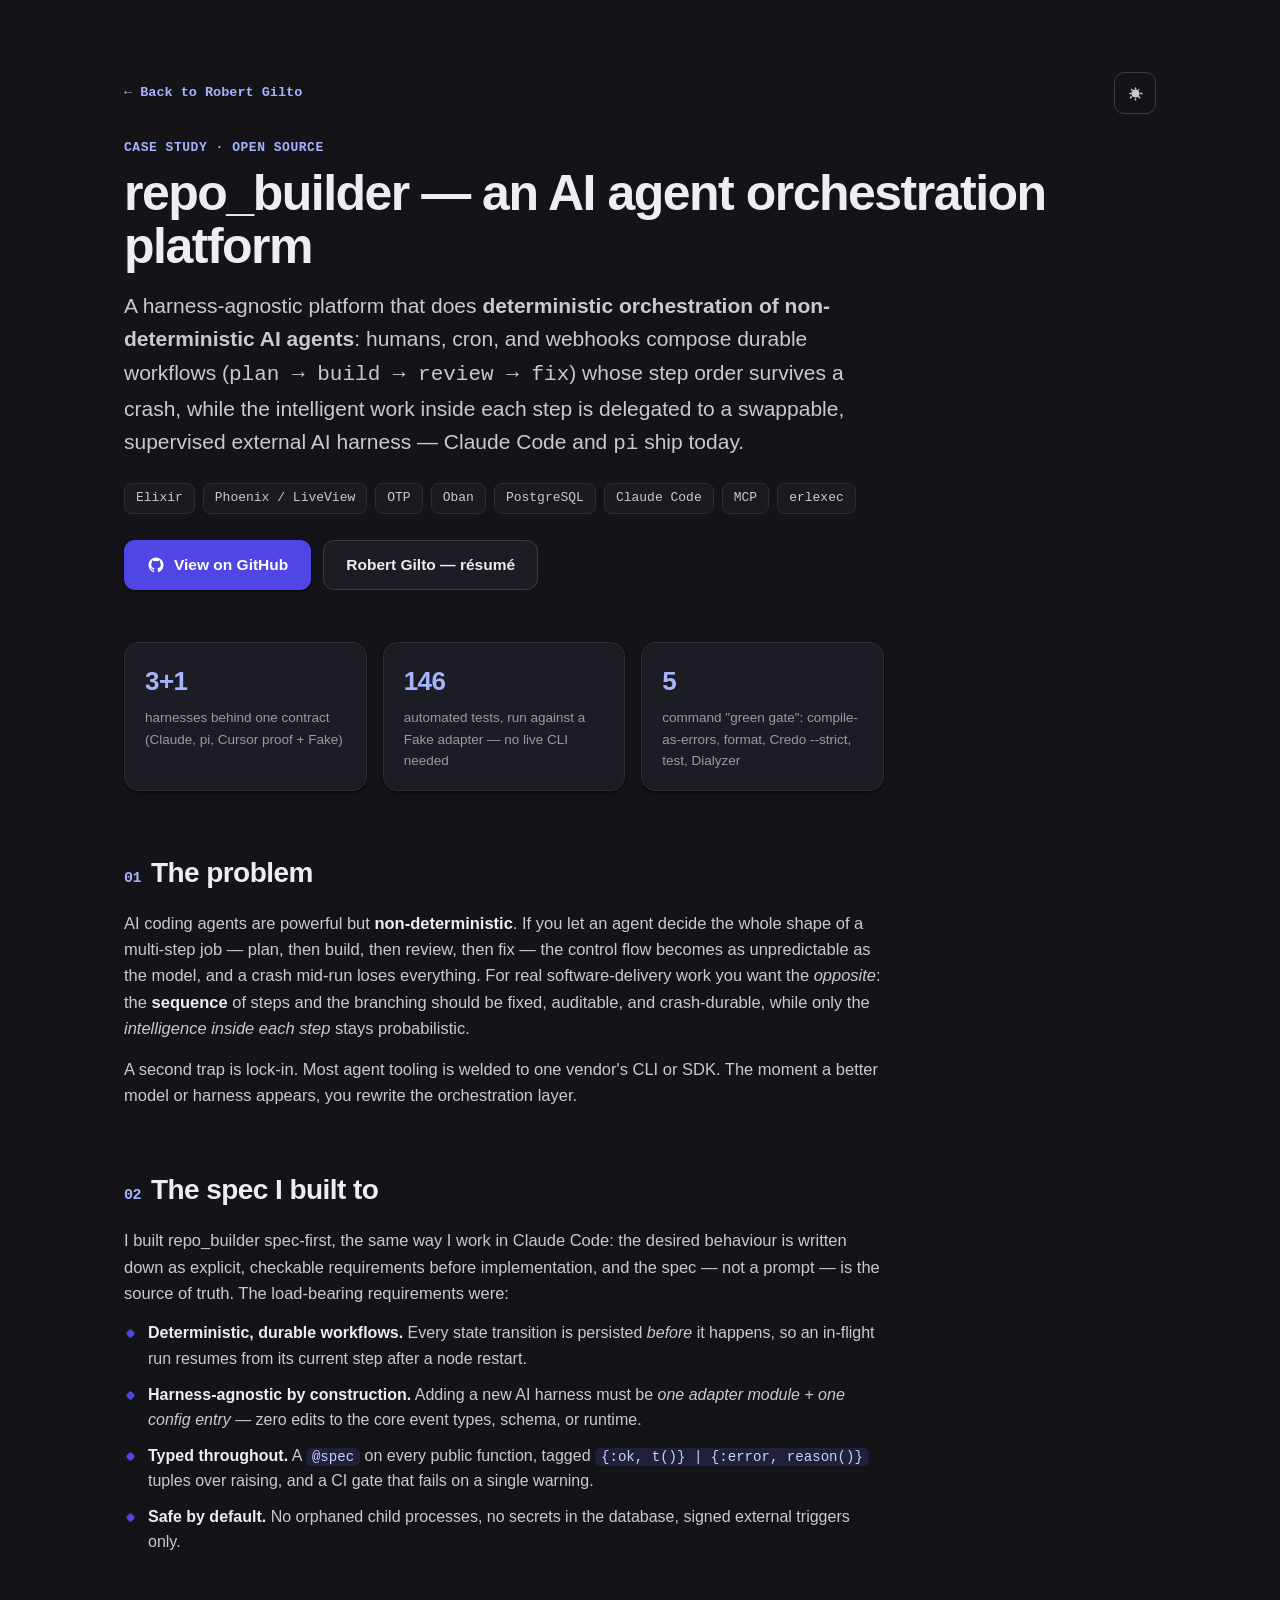
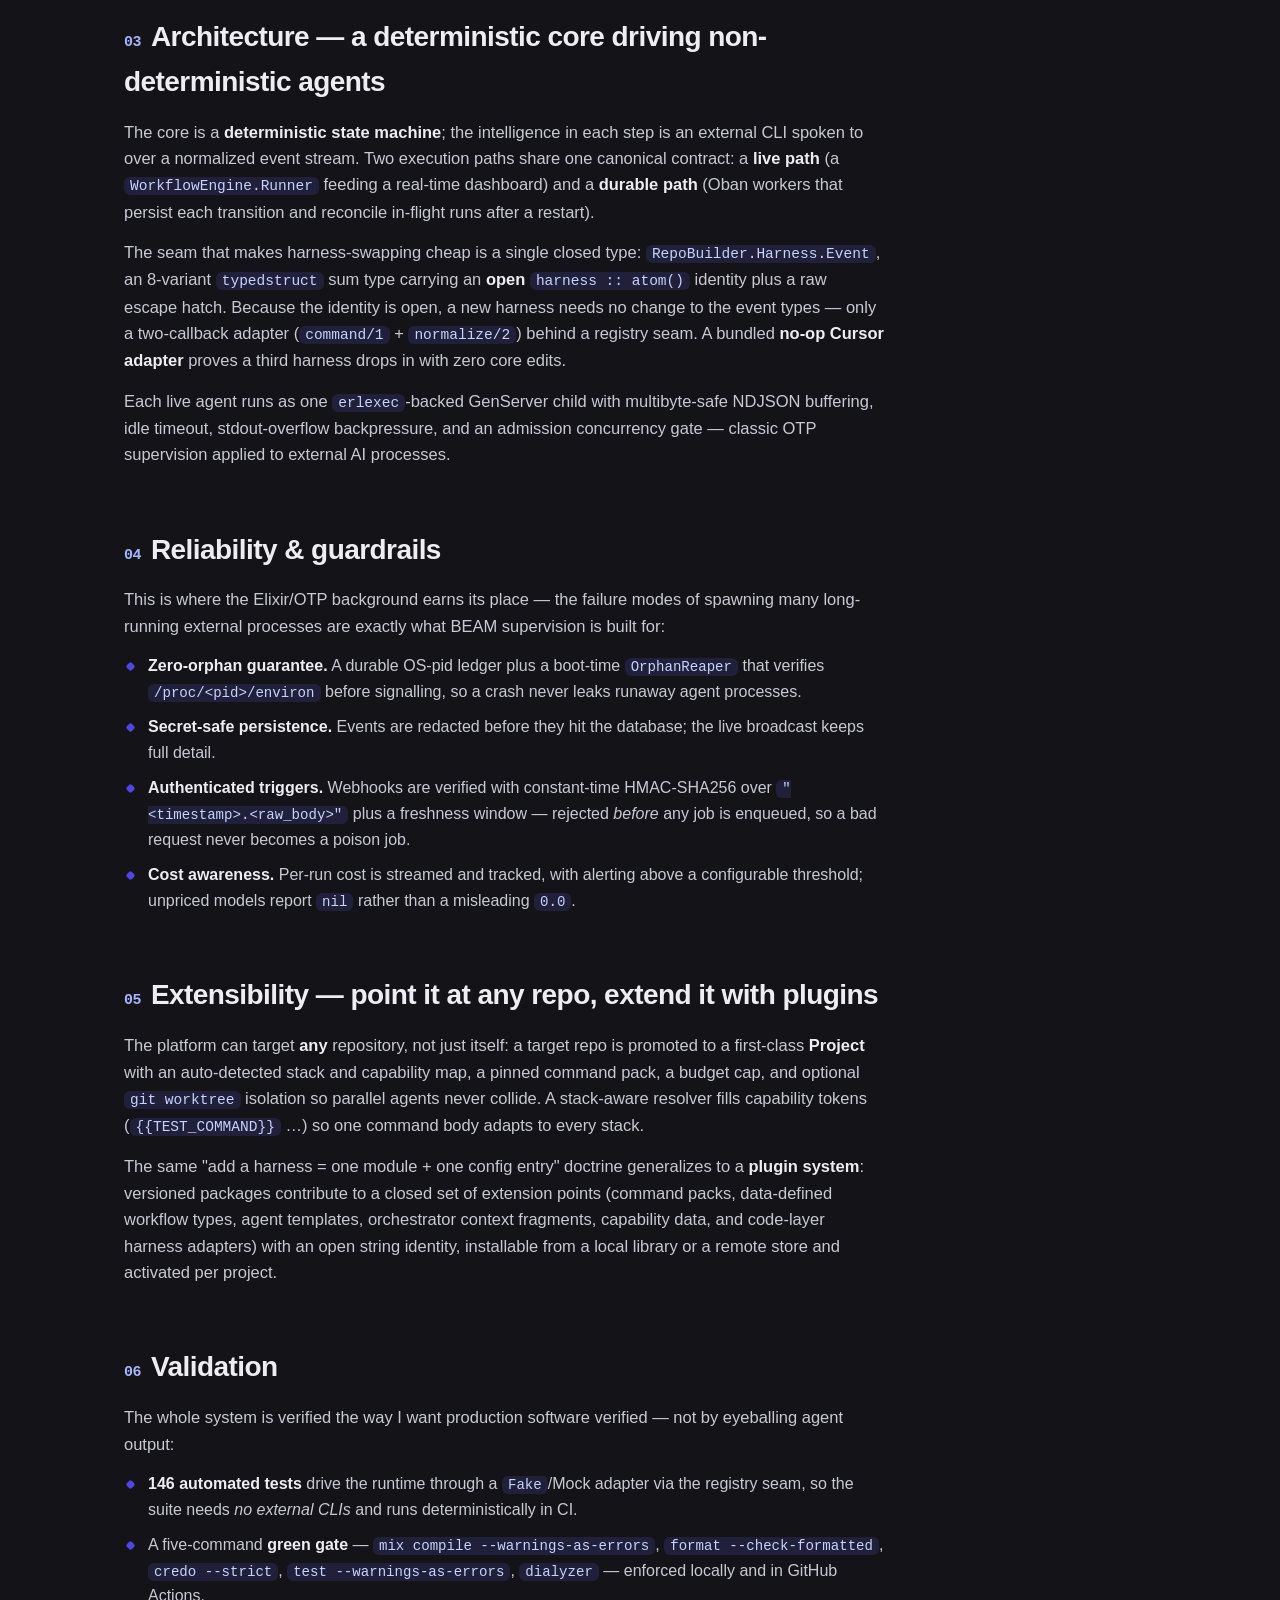
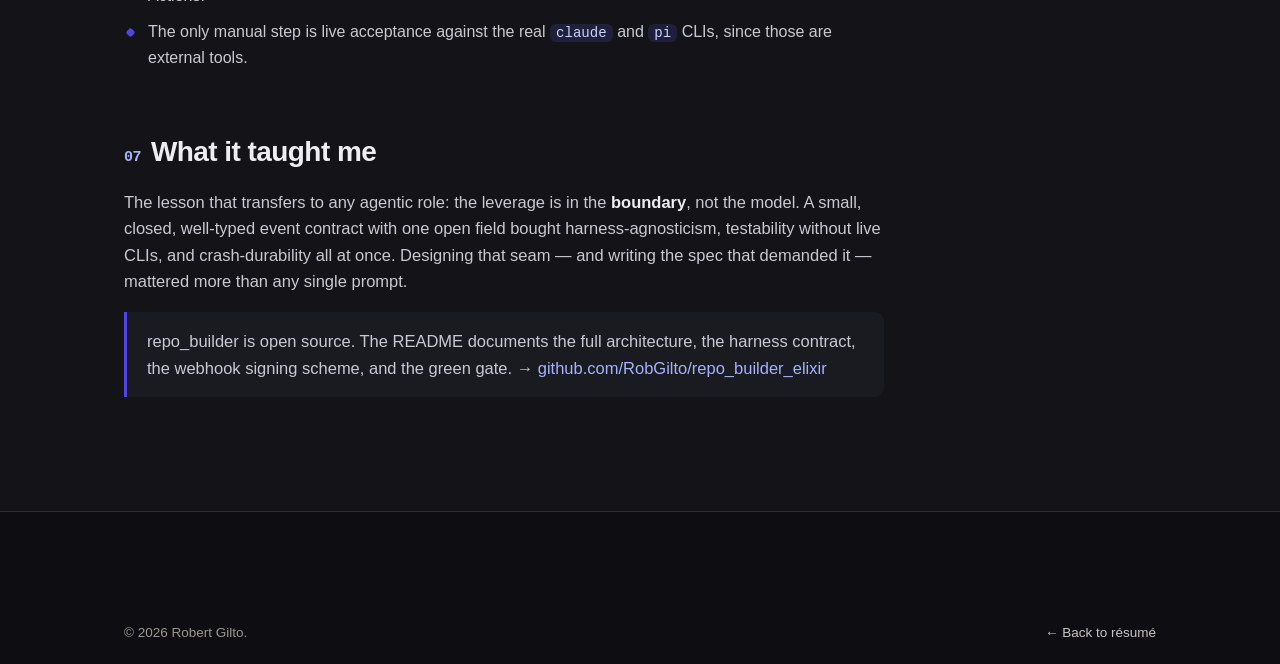
<file: case-studies/repo-builder.html>
<!DOCTYPE html>
<html lang="en">
<head>
  <meta charset="UTF-8" />
  <meta name="viewport" content="width=device-width, initial-scale=1.0" />

  <!-- No-flash theme bootstrap: set the theme before the stylesheet paints. Dark is default. -->
  <script>document.documentElement.dataset.theme = localStorage.getItem("theme") || "dark";</script>

  <title>Case study: repo_builder — AI agent orchestration platform · Robert Gilto</title>
  <meta name="description" content="repo_builder is a harness-agnostic AI agent orchestration platform built on Elixir, Phoenix, and OTP — deterministic, durable workflows driving swappable AI harnesses (Claude Code, pi) as supervised child processes. A case study by Robert Gilto." />
  <meta name="author" content="Robert Gilto" />
  <meta name="theme-color" content="#131318" />
  <link rel="canonical" href="https://robgilto.github.io/case-studies/repo-builder.html" />
  <link rel="icon" href="../assets/favicon.svg" type="image/svg+xml" />

  <meta property="og:type" content="article" />
  <meta property="og:title" content="repo_builder — AI agent orchestration platform" />
  <meta property="og:description" content="Deterministic orchestration of non-deterministic AI agents, on Elixir/Phoenix/OTP. Durable workflows, a swappable harness contract, and a real-time LiveView console." />
  <meta property="og:url" content="https://robgilto.github.io/case-studies/repo-builder.html" />
  <meta property="og:image" content="https://robgilto.github.io/assets/og-card-dark.png" />

  <link rel="stylesheet" href="../styles.css?v=20260624-darkmode" />

  <style>
    /* Case-study-specific layout — reuses the root design tokens; no build step. */
    .cs-header { padding-block: clamp(40px, 7vw, 72px) clamp(28px, 4vw, 44px); }
    .cs-topbar { display: flex; align-items: center; justify-content: space-between; gap: 16px; margin-bottom: 24px; }
    .cs-back {
      display: inline-flex; align-items: center; gap: 7px;
      font-family: var(--font-mono); font-size: 13.5px; font-weight: 600;
      color: var(--accent-text);
    }
    .cs-kicker {
      font-family: var(--font-mono); font-size: 13px; font-weight: 700;
      letter-spacing: 0.04em; color: var(--accent-text); text-transform: uppercase;
    }
    .cs-title { font-size: clamp(30px, 5.5vw, 50px); font-weight: 800; letter-spacing: -0.03em; line-height: 1.06; margin: 8px 0 16px; }
    .cs-lead { font-size: clamp(18px, 2.6vw, 21px); color: var(--text-soft); max-width: 62ch; }
    .cs-meta { display: flex; flex-wrap: wrap; gap: 8px; margin-top: 22px; }
    .cs-actions { display: flex; flex-wrap: wrap; gap: 12px; margin-top: 26px; }
    .cs-body { max-width: 760px; padding-bottom: clamp(56px, 8vw, 96px); }
    .cs-body h2 {
      font-size: clamp(22px, 3.2vw, 28px); font-weight: 800; letter-spacing: -0.02em;
      margin-top: clamp(36px, 5vw, 52px); margin-bottom: 14px; padding-top: 8px;
    }
    .cs-body h2 .cs-num { font-family: var(--font-mono); font-size: 15px; color: var(--accent-text); margin-right: 10px; }
    .cs-body p { color: var(--text-soft); font-size: 16.5px; margin-bottom: 14px; }
    .cs-body strong { color: var(--text); }
    .cs-body code { font-family: var(--font-mono); font-size: 0.88em; background: var(--accent-soft); color: var(--accent-ink); padding: 1px 6px; border-radius: 6px; }
    .cs-list { margin: 0 0 14px; padding-left: 0; list-style: none; display: grid; gap: 10px; }
    .cs-list li { position: relative; padding-left: 24px; color: var(--text-soft); font-size: 16px; }
    .cs-list li::before { content: ""; position: absolute; left: 3px; top: 10px; width: 7px; height: 7px; border-radius: 2px; background: var(--accent); transform: rotate(45deg); }
    .cs-stats { display: grid; grid-template-columns: repeat(3, 1fr); gap: 16px; margin: 8px 0 8px; }
    .cs-stat { background: var(--surface); border: 1px solid var(--border); border-radius: var(--radius); padding: 18px 20px; box-shadow: var(--shadow-sm); }
    .cs-stat-num { font-size: 26px; font-weight: 800; letter-spacing: -0.02em; color: var(--accent-text); }
    .cs-stat-label { font-size: 13.5px; color: var(--muted); margin-top: 4px; }
    .cs-callout { background: var(--bg-alt); border-left: 3px solid var(--accent); border-radius: 0 var(--radius-sm) var(--radius-sm) 0; padding: 16px 20px; margin: 18px 0; }
    .cs-callout p { margin: 0; color: var(--text-soft); }
    @media (max-width: 640px) { .cs-stats { grid-template-columns: 1fr; } }
  </style>
</head>
<body>
  <a class="skip-link" href="#cs-main">Skip to content</a>

  <main id="cs-main">
    <header class="cs-header">
      <div class="container">
        <div class="cs-topbar">
          <a class="cs-back" href="../index.html#projects">← Back to Robert Gilto</a>
          <button class="theme-toggle" id="themeToggle" type="button" aria-label="Switch to light theme" aria-pressed="false">
            <svg class="icon icon-sun" viewBox="0 0 24 24" aria-hidden="true" focusable="false"><path fill="currentColor" d="M12 17a5 5 0 1 0 0-10 5 5 0 0 0 0 10Zm0-13a1 1 0 0 1 1 1v1.5a1 1 0 1 1-2 0V5a1 1 0 0 1 1-1Zm0 14a1 1 0 0 1 1 1V20a1 1 0 1 1-2 0v-1a1 1 0 0 1 1-1ZM4 12a1 1 0 0 1 1-1h1.5a1 1 0 1 1 0 2H5a1 1 0 0 1-1-1Zm14.5-1H20a1 1 0 1 1 0 2h-1.5a1 1 0 1 1 0-2ZM6.34 6.34a1 1 0 0 1 1.41 0l1.06 1.06A1 1 0 0 1 7.4 8.81L6.34 7.75a1 1 0 0 1 0-1.41Zm9.19 9.19a1 1 0 0 1 1.41 0l1.06 1.06a1 1 0 0 1-1.41 1.41l-1.06-1.06a1 1 0 0 1 0-1.41Zm1.06-9.19a1 1 0 0 1 0 1.41L16.6 8.81a1 1 0 1 1-1.41-1.41l1.06-1.06a1 1 0 0 1 1.41 0ZM7.4 15.53a1 1 0 0 1 0 1.41L6.34 18a1 1 0 0 1-1.41-1.41l1.06-1.06a1 1 0 0 1 1.41 0Z"/></svg>
            <svg class="icon icon-moon" viewBox="0 0 24 24" aria-hidden="true" focusable="false"><path fill="currentColor" d="M21 12.79A9 9 0 1 1 11.21 3a7 7 0 0 0 9.79 9.79Z"/></svg>
          </button>
        </div>
        <p class="cs-kicker">Case study · Open source</p>
        <h1 class="cs-title">repo_builder — an AI agent orchestration platform</h1>
        <p class="cs-lead">A harness-agnostic platform that does <strong>deterministic orchestration of non-deterministic AI agents</strong>: humans, cron, and webhooks compose durable workflows (<code>plan → build → review → fix</code>) whose step order survives a crash, while the intelligent work inside each step is delegated to a swappable, supervised external AI harness — Claude Code and <code>pi</code> ship today.</p>

        <div class="cs-meta">
          <span class="chip">Elixir</span>
          <span class="chip">Phoenix / LiveView</span>
          <span class="chip">OTP</span>
          <span class="chip">Oban</span>
          <span class="chip">PostgreSQL</span>
          <span class="chip">Claude Code</span>
          <span class="chip">MCP</span>
          <span class="chip">erlexec</span>
        </div>

        <div class="cs-actions">
          <a class="btn btn-primary" href="https://github.com/RobGilto/repo_builder_elixir" rel="noopener noreferrer" target="_blank">
            <svg class="icon" viewBox="0 0 24 24" aria-hidden="true" focusable="false"><path fill="currentColor" d="M12 2A10 10 0 0 0 8.84 21.5c.5.08.66-.23.66-.5v-1.7c-2.77.6-3.36-1.34-3.36-1.34-.46-1.15-1.11-1.46-1.11-1.46-.9-.62.07-.6.07-.6 1 .07 1.53 1.03 1.53 1.03.9 1.52 2.34 1.08 2.91.83.1-.65.35-1.09.63-1.34-2.22-.25-4.55-1.11-4.55-4.94 0-1.1.39-1.99 1.03-2.69-.1-.25-.45-1.27.1-2.65 0 0 .84-.27 2.75 1.02a9.4 9.4 0 0 1 5 0c1.91-1.29 2.75-1.02 2.75-1.02.55 1.38.2 2.4.1 2.65.64.7 1.03 1.59 1.03 2.69 0 3.84-2.34 4.69-4.57 4.94.36.31.68.92.68 1.85v2.74c0 .27.16.59.67.5A10 10 0 0 0 12 2Z"/></svg>
            View on GitHub
          </a>
          <a class="btn btn-ghost" href="../index.html">Robert Gilto — résumé</a>
        </div>
      </div>
    </header>

    <div class="container">
      <article class="cs-body">

        <div class="cs-stats">
          <div class="cs-stat"><div class="cs-stat-num">3+1</div><div class="cs-stat-label">harnesses behind one contract (Claude, pi, Cursor proof + Fake)</div></div>
          <div class="cs-stat"><div class="cs-stat-num">146</div><div class="cs-stat-label">automated tests, run against a Fake adapter — no live CLI needed</div></div>
          <div class="cs-stat"><div class="cs-stat-num">5</div><div class="cs-stat-label">command "green gate": compile-as-errors, format, Credo --strict, test, Dialyzer</div></div>
        </div>

        <h2><span class="cs-num">01</span>The problem</h2>
        <p>AI coding agents are powerful but <strong>non-deterministic</strong>. If you let an agent decide the whole shape of a multi-step job — plan, then build, then review, then fix — the control flow becomes as unpredictable as the model, and a crash mid-run loses everything. For real software-delivery work you want the <em>opposite</em>: the <strong>sequence</strong> of steps and the branching should be fixed, auditable, and crash-durable, while only the <em>intelligence inside each step</em> stays probabilistic.</p>
        <p>A second trap is lock-in. Most agent tooling is welded to one vendor's CLI or SDK. The moment a better model or harness appears, you rewrite the orchestration layer.</p>

        <h2><span class="cs-num">02</span>The spec I built to</h2>
        <p>I built repo_builder spec-first, the same way I work in Claude Code: the desired behaviour is written down as explicit, checkable requirements before implementation, and the spec — not a prompt — is the source of truth. The load-bearing requirements were:</p>
        <ul class="cs-list">
          <li><strong>Deterministic, durable workflows.</strong> Every state transition is persisted <em>before</em> it happens, so an in-flight run resumes from its current step after a node restart.</li>
          <li><strong>Harness-agnostic by construction.</strong> Adding a new AI harness must be <em>one adapter module + one config entry</em> — zero edits to the core event types, schema, or runtime.</li>
          <li><strong>Typed throughout.</strong> A <code>@spec</code> on every public function, tagged <code>{:ok, t()} | {:error, reason()}</code> tuples over raising, and a CI gate that fails on a single warning.</li>
          <li><strong>Safe by default.</strong> No orphaned child processes, no secrets in the database, signed external triggers only.</li>
        </ul>

        <h2><span class="cs-num">03</span>Architecture — a deterministic core driving non-deterministic agents</h2>
        <p>The core is a <strong>deterministic state machine</strong>; the intelligence in each step is an external CLI spoken to over a normalized event stream. Two execution paths share one canonical contract: a <strong>live path</strong> (a <code>WorkflowEngine.Runner</code> feeding a real-time dashboard) and a <strong>durable path</strong> (Oban workers that persist each transition and reconcile in-flight runs after a restart).</p>
        <p>The seam that makes harness-swapping cheap is a single closed type: <code>RepoBuilder.Harness.Event</code>, an 8-variant <code>typedstruct</code> sum type carrying an <strong>open</strong> <code>harness :: atom()</code> identity plus a raw escape hatch. Because the identity is open, a new harness needs no change to the event types — only a two-callback adapter (<code>command/1</code> + <code>normalize/2</code>) behind a registry seam. A bundled <strong>no-op Cursor adapter</strong> proves a third harness drops in with zero core edits.</p>
        <p>Each live agent runs as one <code>erlexec</code>-backed GenServer child with multibyte-safe NDJSON buffering, idle timeout, stdout-overflow backpressure, and an admission concurrency gate — classic OTP supervision applied to external AI processes.</p>

        <h2><span class="cs-num">04</span>Reliability &amp; guardrails</h2>
        <p>This is where the Elixir/OTP background earns its place — the failure modes of spawning many long-running external processes are exactly what BEAM supervision is built for:</p>
        <ul class="cs-list">
          <li><strong>Zero-orphan guarantee.</strong> A durable OS-pid ledger plus a boot-time <code>OrphanReaper</code> that verifies <code>/proc/&lt;pid&gt;/environ</code> before signalling, so a crash never leaks runaway agent processes.</li>
          <li><strong>Secret-safe persistence.</strong> Events are redacted before they hit the database; the live broadcast keeps full detail.</li>
          <li><strong>Authenticated triggers.</strong> Webhooks are verified with constant-time HMAC-SHA256 over <code>"&lt;timestamp&gt;.&lt;raw_body&gt;"</code> plus a freshness window — rejected <em>before</em> any job is enqueued, so a bad request never becomes a poison job.</li>
          <li><strong>Cost awareness.</strong> Per-run cost is streamed and tracked, with alerting above a configurable threshold; unpriced models report <code>nil</code> rather than a misleading <code>0.0</code>.</li>
        </ul>

        <h2><span class="cs-num">05</span>Extensibility — point it at any repo, extend it with plugins</h2>
        <p>The platform can target <strong>any</strong> repository, not just itself: a target repo is promoted to a first-class <strong>Project</strong> with an auto-detected stack and capability map, a pinned command pack, a budget cap, and optional <code>git worktree</code> isolation so parallel agents never collide. A stack-aware resolver fills capability tokens (<code>{{TEST_COMMAND}}</code> …) so one command body adapts to every stack.</p>
        <p>The same "add a harness = one module + one config entry" doctrine generalizes to a <strong>plugin system</strong>: versioned packages contribute to a closed set of extension points (command packs, data-defined workflow types, agent templates, orchestrator context fragments, capability data, and code-layer harness adapters) with an open string identity, installable from a local library or a remote store and activated per project.</p>

        <h2><span class="cs-num">06</span>Validation</h2>
        <p>The whole system is verified the way I want production software verified — not by eyeballing agent output:</p>
        <ul class="cs-list">
          <li><strong>146 automated tests</strong> drive the runtime through a <code>Fake</code>/Mock adapter via the registry seam, so the suite needs <em>no external CLIs</em> and runs deterministically in CI.</li>
          <li>A five-command <strong>green gate</strong> — <code>mix compile --warnings-as-errors</code>, <code>format --check-formatted</code>, <code>credo --strict</code>, <code>test --warnings-as-errors</code>, <code>dialyzer</code> — enforced locally and in GitHub Actions.</li>
          <li>The only manual step is live acceptance against the real <code>claude</code> and <code>pi</code> CLIs, since those are external tools.</li>
        </ul>

        <h2><span class="cs-num">07</span>What it taught me</h2>
        <p>The lesson that transfers to any agentic role: the leverage is in the <strong>boundary</strong>, not the model. A small, closed, well-typed event contract with one open field bought harness-agnosticism, testability without live CLIs, and crash-durability all at once. Designing that seam — and writing the spec that demanded it — mattered more than any single prompt.</p>
        <div class="cs-callout">
          <p>repo_builder is open source. The README documents the full architecture, the harness contract, the webhook signing scheme, and the green gate. → <a href="https://github.com/RobGilto/repo_builder_elixir" rel="noopener noreferrer" target="_blank">github.com/RobGilto/repo_builder_elixir</a></p>
        </div>

      </article>
    </div>
  </main>

  <footer class="site-footer">
    <div class="container footer-bottom" style="border-top:none;">
      <p>&copy; <span id="year">2026</span> Robert Gilto.</p>
      <p><a href="../index.html">← Back to résumé</a></p>
    </div>
  </footer>

  <script>
    var y = document.getElementById("year");
    if (y) y.textContent = String(new Date().getFullYear());

    // Theme toggle — the no-flash <head> script already set the initial theme.
    (function () {
      var toggle = document.getElementById("themeToggle");
      var meta = document.querySelector('meta[name="theme-color"]');
      var BG = { dark: "#131318", light: "#faf9f7" };
      function sync(theme) {
        var isLight = theme === "light";
        if (toggle) {
          toggle.setAttribute("aria-pressed", String(isLight));
          toggle.setAttribute("aria-label", isLight ? "Switch to dark theme" : "Switch to light theme");
        }
        if (meta) meta.setAttribute("content", BG[theme] || BG.dark);
      }
      sync(document.documentElement.dataset.theme || "dark");
      if (toggle) {
        toggle.addEventListener("click", function () {
          var next = document.documentElement.dataset.theme === "light" ? "dark" : "light";
          document.documentElement.dataset.theme = next;
          try { localStorage.setItem("theme", next); } catch (e) {}
          sync(next);
        });
      }
    })();
  </script>
</body>
</html>
</file>
<file: styles.css>
/* ============================================================
   Robert Gilto — Web Resume
   Static. No framework, no build step, no web fonts.
   Light, monochrome base + single indigo accent.
   ============================================================ */

/* ---------- Design tokens ---------- */
/* Dark is the default theme (:root). Light is opt-in via :root[data-theme="light"].
   Semantic tokens carry the palette so components never hard-code a colour.
   Links/labels use --accent-text (theme-specific, AA-contrast); fills use --accent. */
:root {
  color-scheme: dark;

  /* palette — dark (default) */
  --bg:           #131318;   /* near-black, faintly warm */
  --bg-alt:       #1a1a21;   /* alt section band */
  --surface:      #1c1c24;   /* card surface, lifts off bg */
  --text:         #ededf2;
  --text-soft:    #c9c9d2;
  --muted:        #9a9aa6;
  --faint:        #74747f;
  --border:       #2c2c36;
  --border-strong:#3a3a46;

  /* accent */
  --accent:       #4f46e5;   /* indigo-600 — fills (white text rides on top) */
  --accent-dark:  #6366f1;   /* indigo-500 — brighter hover for fills on dark */
  --accent-ink:   #c7d2fe;   /* light indigo — inline code / ink on dark */
  --accent-text:  #a5b4fc;   /* indigo-300 — links & labels, clears AA on dark */
  --accent-soft:  rgba(99, 102, 241, 0.16);
  --accent-ring:  rgba(129, 140, 248, 0.40);

  /* status */
  --status-ok:    #4ade80;   /* green-400 — readable on dark */

  /* solid CTA (nav Contact) — inverted per theme so it always stays high-contrast */
  --cta-bg:       #ededf2;
  --cta-text:     #131318;

  /* chrome */
  --header-bg:    rgba(19, 19, 24, 0.82);
  --footer-bg:    #0e0e12;   /* slightly below bg for depth */
  --hero-glow-1:  rgba(99, 102, 241, 0.18);
  --hero-glow-2:  rgba(129, 140, 248, 0.08);
  --selection:    rgba(129, 140, 248, 0.35);

  /* type */
  --font-sans: -apple-system, BlinkMacSystemFont, "Segoe UI", Roboto, Helvetica,
               Arial, sans-serif;
  --font-mono: ui-monospace, "SF Mono", "Cascadia Code", "Roboto Mono", Menlo,
               Consolas, "Liberation Mono", monospace;

  /* shape & motion */
  --radius:    14px;
  --radius-sm: 9px;
  --shadow-sm: 0 1px 2px rgba(0, 0, 0, 0.40), 0 1px 3px rgba(0, 0, 0, 0.30);
  --shadow-md: 0 10px 28px -12px rgba(0, 0, 0, 0.66), 0 2px 8px rgba(0, 0, 0, 0.45);
  --ease:      cubic-bezier(0.4, 0, 0.2, 1);
  --maxw:      1080px;
}

/* ---------- Light theme override ---------- */
:root[data-theme="light"] {
  color-scheme: light;

  --bg:           #faf9f7;   /* warm off-white */
  --bg-alt:       #f3f1ec;
  --surface:      #ffffff;
  --text:         #1c1c20;   /* near-black charcoal */
  --text-soft:    #3a3a40;
  --muted:        #65656f;
  --faint:        #8b8b94;
  --border:       #e7e3dc;
  --border-strong:#d9d4ca;

  --accent:       #4f46e5;   /* indigo-600 */
  --accent-dark:  #4338ca;   /* indigo-700 */
  --accent-ink:   #312e81;   /* indigo-900 */
  --accent-text:  #4338ca;   /* indigo-700 — AA on light */
  --accent-soft:  rgba(79, 70, 229, 0.08);
  --accent-ring:  rgba(79, 70, 229, 0.35);

  --status-ok:    #15803d;

  --cta-bg:       #1c1c20;
  --cta-text:     #ffffff;

  --header-bg:    rgba(250, 249, 247, 0.82);
  --footer-bg:    #14141a;   /* deliberately dark footer on the light site */
  --hero-glow-1:  rgba(79, 70, 229, 0.08);
  --hero-glow-2:  rgba(79, 70, 229, 0.05);
  --selection:    rgba(79, 70, 229, 0.18);

  --shadow-sm: 0 1px 2px rgba(20, 20, 30, 0.04), 0 1px 3px rgba(20, 20, 30, 0.06);
  --shadow-md: 0 6px 18px -8px rgba(20, 20, 40, 0.18), 0 2px 6px rgba(20, 20, 40, 0.06);
}

/* ---------- Reset ---------- */
*, *::before, *::after { box-sizing: border-box; }
* { margin: 0; }
html { -webkit-text-size-adjust: 100%; scroll-behavior: smooth; }
@media (prefers-reduced-motion: reduce) {
  html { scroll-behavior: auto; }
  *, *::before, *::after { animation-duration: 0.001ms !important; transition-duration: 0.001ms !important; }
}
body {
  font-family: var(--font-sans);
  background: var(--bg);
  color: var(--text);
  line-height: 1.6;
  font-size: 17px;
  -webkit-font-smoothing: antialiased;
  text-rendering: optimizeLegibility;
  transition: background 0.3s var(--ease), color 0.3s var(--ease);
}
::selection { background: var(--selection); }
img, svg { display: block; max-width: 100%; }
a { color: var(--accent-text); text-decoration: none; }
a:hover { text-decoration: underline; }
ul { list-style: none; padding: 0; }
button { font: inherit; cursor: pointer; }
:focus-visible {
  outline: 2px solid var(--accent);
  outline-offset: 3px;
  border-radius: 4px;
}

/* ---------- Layout helpers ---------- */
.container {
  width: 100%;
  max-width: var(--maxw);
  margin-inline: auto;
  padding-inline: 24px;
}
.section { padding-block: clamp(56px, 8vw, 96px); }
.section-alt { background: var(--bg-alt); border-block: 1px solid var(--border); }

/* ---------- Skip link ---------- */
.skip-link {
  position: absolute;
  left: 16px; top: -60px;
  background: var(--accent);
  color: #fff;
  padding: 10px 16px;
  border-radius: 8px;
  z-index: 100;
  transition: top 0.2s var(--ease);
  font-weight: 600;
}
.skip-link:focus { top: 16px; }

/* ---------- Header / nav ---------- */
.site-header {
  position: sticky;
  top: 0;
  z-index: 50;
  background: var(--header-bg);
  backdrop-filter: saturate(180%) blur(12px);
  -webkit-backdrop-filter: saturate(180%) blur(12px);
  border-bottom: 1px solid transparent;
  transition: border-color 0.25s var(--ease), background 0.25s var(--ease);
}
.site-header.is-scrolled { border-bottom-color: var(--border); }
.header-inner {
  display: flex;
  align-items: center;
  justify-content: space-between;
  gap: 16px;
  min-height: 64px;
}
.brand { display: inline-flex; align-items: center; gap: 10px; color: var(--text); font-weight: 700; }
.brand:hover { text-decoration: none; }
.brand-mark {
  display: grid;
  place-items: center;
  width: 34px; height: 34px;
  border-radius: 9px;
  background: var(--accent);
  color: #fff;
  font-family: var(--font-mono);
  font-size: 14px;
  font-weight: 700;
  letter-spacing: -0.02em;
}
.brand-name { font-size: 16px; letter-spacing: -0.01em; }

.primary-nav ul { display: flex; align-items: center; gap: 4px; }
.primary-nav a {
  color: var(--text-soft);
  font-size: 15px;
  font-weight: 500;
  padding: 8px 12px;
  border-radius: 8px;
  transition: color 0.18s var(--ease), background 0.18s var(--ease);
}
.primary-nav a:hover { color: var(--accent-text); background: var(--accent-soft); text-decoration: none; }
.primary-nav a.is-active { color: var(--accent-text); font-weight: 600; }
.primary-nav a.is-active::after {
  content: "";
  display: block;
  height: 2px;
  margin-top: 3px;
  background: var(--accent);
  border-radius: 2px;
}
.primary-nav .nav-cta {
  background: var(--cta-bg);
  color: var(--cta-text);
  font-weight: 600;
  padding: 9px 16px;
}
.primary-nav .nav-cta:hover { background: var(--accent-dark); color: #fff; }
.primary-nav .nav-cta.is-active::after { display: none; }

.nav-toggle {
  display: none;
  flex-direction: column;
  justify-content: center;
  gap: 5px;
  width: 42px; height: 42px;
  background: transparent;
  border: 1px solid var(--border-strong);
  border-radius: 10px;
  padding: 0 10px;
}
.nav-toggle-bar { height: 2px; width: 100%; background: var(--text); border-radius: 2px; transition: transform 0.25s var(--ease), opacity 0.2s var(--ease); }
.nav-toggle[aria-expanded="true"] .nav-toggle-bar:nth-child(1) { transform: translateY(7px) rotate(45deg); }
.nav-toggle[aria-expanded="true"] .nav-toggle-bar:nth-child(2) { opacity: 0; }
.nav-toggle[aria-expanded="true"] .nav-toggle-bar:nth-child(3) { transform: translateY(-7px) rotate(-45deg); }

/* ---------- Theme toggle ---------- */
.header-right { display: flex; align-items: center; gap: 8px; }
.theme-toggle {
  display: inline-grid;
  place-items: center;
  width: 42px; height: 42px;
  background: transparent;
  border: 1px solid var(--border-strong);
  border-radius: 10px;
  color: var(--text-soft);
  transition: color 0.18s var(--ease), border-color 0.18s var(--ease), background 0.18s var(--ease);
}
.theme-toggle:hover { color: var(--accent-text); border-color: var(--accent-ring); background: var(--accent-soft); }
.theme-toggle .icon { width: 19px; height: 19px; }
/* Default theme is dark — show the sun (offers light). Light theme shows the moon. */
.theme-toggle .icon-moon { display: none; }
:root[data-theme="light"] .theme-toggle .icon-sun { display: none; }
:root[data-theme="light"] .theme-toggle .icon-moon { display: block; }

/* ---------- Hero ---------- */
.hero {
  position: relative;
  padding-block: clamp(64px, 11vw, 128px) clamp(48px, 7vw, 80px);
  overflow: hidden;
}
.hero::before {
  content: "";
  position: absolute;
  inset: 0;
  background:
    radial-gradient(60% 50% at 85% 0%, var(--hero-glow-1), transparent 70%),
    radial-gradient(40% 40% at 0% 100%, var(--hero-glow-2), transparent 70%);
  pointer-events: none;
}
.hero-inner { position: relative; max-width: 760px; }
.eyebrow {
  display: inline-flex;
  align-items: center;
  gap: 8px;
  font-family: var(--font-mono);
  font-size: 13px;
  color: var(--accent-text);
  background: var(--accent-soft);
  border: 1px solid var(--accent-ring);
  padding: 6px 12px;
  border-radius: 999px;
  margin-bottom: 24px;
  font-weight: 600;
}
.status-dot {
  width: 8px; height: 8px;
  border-radius: 50%;
  background: var(--accent);
  box-shadow: 0 0 0 0 var(--accent-ring);
  animation: pulse 2.4s var(--ease) infinite;
}
@keyframes pulse {
  0%   { box-shadow: 0 0 0 0 rgba(79,70,229,0.5); }
  70%  { box-shadow: 0 0 0 8px rgba(79,70,229,0); }
  100% { box-shadow: 0 0 0 0 rgba(79,70,229,0); }
}
@media (prefers-reduced-motion: reduce) { .status-dot { animation: none; } }

.hero-heading {
  font-size: clamp(40px, 8vw, 72px);
  line-height: 1.02;
  letter-spacing: -0.035em;
  font-weight: 800;
  margin-bottom: 18px;
}
.hero-tagline {
  font-size: clamp(20px, 3vw, 27px);
  line-height: 1.35;
  letter-spacing: -0.015em;
  color: var(--text);
  font-weight: 600;
  max-width: 38ch;
  margin-bottom: 18px;
}
.hero-tagline::after {
  content: "";
  display: block;
  width: 56px; height: 3px;
  background: var(--accent);
  border-radius: 2px;
  margin-top: 20px;
}
.hero-sub { color: var(--muted); font-size: 17px; max-width: 56ch; margin-bottom: 32px; }
.hero-sub strong { color: var(--text-soft); font-weight: 600; }

.hero-actions { display: flex; flex-wrap: wrap; gap: 12px; }
.btn {
  display: inline-flex; align-items: center; gap: 9px;
  padding: 12px 22px;
  border-radius: 11px;
  font-weight: 600;
  font-size: 15.5px;
  border: 1px solid transparent;
  transition: transform 0.15s var(--ease), background 0.18s var(--ease), border-color 0.18s var(--ease), box-shadow 0.18s var(--ease);
}
.btn:hover { text-decoration: none; transform: translateY(-1px); }
.btn:active { transform: translateY(0); }
.btn-primary { background: var(--accent); color: #fff; box-shadow: var(--shadow-sm); }
.btn-primary:hover { background: var(--accent-dark); color: #fff; box-shadow: var(--shadow-md); }
.btn-ghost { background: var(--surface); color: var(--text); border-color: var(--border-strong); }
.btn-ghost:hover { border-color: var(--accent); color: var(--accent-text); }

/* Prominent résumé download CTA — stands out from the other actions */
.btn-resume {
  background: var(--accent);
  color: #fff;
  font-size: 16.5px;
  padding: 13px 26px;
  box-shadow: 0 0 0 0 rgba(99, 102, 241, 0.55);
  animation: resumePulse 2.2s var(--ease) infinite;
}
.btn-resume:hover { background: var(--accent-dark); color: #fff; box-shadow: var(--shadow-md); animation: none; }
.btn-resume:focus-visible { animation: none; }
@keyframes resumePulse {
  0%   { box-shadow: 0 0 0 0 rgba(99, 102, 241, 0.55); }
  70%  { box-shadow: 0 0 0 12px rgba(99, 102, 241, 0); }
  100% { box-shadow: 0 0 0 0 rgba(99, 102, 241, 0); }
}
@media (prefers-reduced-motion: reduce) {
  .btn-resume { animation: none; }
}
.icon { width: 18px; height: 18px; flex: none; }

/* ---------- Section heading ---------- */
.section-head { margin-bottom: clamp(32px, 5vw, 48px); max-width: 70ch; }
.section-index {
  font-family: var(--font-mono);
  font-size: 13px;
  font-weight: 700;
  color: var(--accent-text);
  letter-spacing: 0.04em;
}
.section-title {
  font-size: clamp(28px, 4.5vw, 40px);
  letter-spacing: -0.025em;
  font-weight: 800;
  line-height: 1.1;
  margin-top: 6px;
  margin-bottom: 12px;
}
.section-lead { color: var(--muted); font-size: 18px; max-width: 62ch; }

/* ---------- Skill cards / chips ---------- */
.skill-grid {
  display: grid;
  grid-template-columns: repeat(3, 1fr);
  gap: 18px;
}
.skill-card {
  background: var(--surface);
  border: 1px solid var(--border);
  border-radius: var(--radius);
  padding: 22px;
  box-shadow: var(--shadow-sm);
  transition: border-color 0.2s var(--ease), transform 0.2s var(--ease), box-shadow 0.2s var(--ease);
  position: relative;
}
.skill-card:hover { border-color: var(--accent-ring); transform: translateY(-2px); box-shadow: var(--shadow-md); }
.skill-card--featured {
  grid-column: span 1;
  background: linear-gradient(180deg, var(--surface), var(--accent-soft));
  border-color: var(--accent-ring);
}
.skill-card-tag {
  position: absolute;
  top: 16px; right: 16px;
  font-family: var(--font-mono);
  font-size: 11px;
  font-weight: 700;
  letter-spacing: 0.05em;
  text-transform: uppercase;
  color: var(--accent-text);
  background: var(--surface);
  border: 1px solid var(--accent-ring);
  padding: 3px 9px;
  border-radius: 999px;
}
.skill-card-title {
  font-size: 16px;
  font-weight: 700;
  letter-spacing: -0.01em;
  margin-bottom: 14px;
  padding-right: 64px;
}
.skill-card--featured .skill-card-title { font-size: 18px; }
.skill-card-note { margin-top: 14px; font-size: 14.5px; color: var(--muted); }

.chips { display: flex; flex-wrap: wrap; gap: 8px; }
.chip {
  font-family: var(--font-mono);
  font-size: 13px;
  line-height: 1.3;
  color: var(--text-soft);
  background: var(--bg-alt);
  border: 1px solid var(--border);
  padding: 6px 11px;
  border-radius: 8px;
  transition: color 0.15s var(--ease), border-color 0.15s var(--ease), background 0.15s var(--ease);
}
.chip:hover { color: var(--accent-text); border-color: var(--accent-ring); background: var(--accent-soft); }
.chips-sm .chip { font-size: 12px; padding: 4px 9px; }

/* ---------- Projects ---------- */
.project-grid {
  display: grid;
  grid-template-columns: repeat(2, 1fr);
  gap: 20px;
}
.project-card {
  background: var(--surface);
  border: 1px solid var(--border);
  border-radius: var(--radius);
  padding: 26px;
  box-shadow: var(--shadow-sm);
  position: relative;
  overflow: hidden;
  transition: transform 0.2s var(--ease), box-shadow 0.2s var(--ease), border-color 0.2s var(--ease);
}
.project-card::before {
  content: "";
  position: absolute;
  top: 0; left: 0; right: 0;
  height: 3px;
  background: var(--accent);
  transform: scaleX(0);
  transform-origin: left;
  transition: transform 0.3s var(--ease);
}
.project-card:hover { transform: translateY(-3px); box-shadow: var(--shadow-md); border-color: var(--accent-ring); }
.project-card:hover::before { transform: scaleX(1); }
.project-card-top {
  display: flex;
  align-items: center;
  justify-content: space-between;
  gap: 12px;
  margin-bottom: 14px;
}
.project-kicker {
  font-family: var(--font-mono);
  font-size: 12px;
  font-weight: 600;
  color: var(--muted); /* was --faint: failed WCAG AA (3.38:1); --muted clears 4.5:1 */
  letter-spacing: 0.02em;
}
.project-status { font-size: 12.5px; font-weight: 600; color: var(--status-ok); white-space: nowrap; }
.project-title {
  font-size: 21px;
  font-weight: 700;
  letter-spacing: -0.02em;
  line-height: 1.2;
  margin-bottom: 16px;
}
.project-problem, .project-approach, .project-outcome {
  font-size: 15px;
  color: var(--text-soft);
  margin-bottom: 10px;
}
.project-problem strong, .project-approach strong, .project-outcome strong {
  color: var(--accent-text);
  font-family: var(--font-mono);
  font-size: 12.5px;
  font-weight: 700;
  text-transform: uppercase;
  letter-spacing: 0.04em;
  margin-right: 2px;
}
.project-card .chips { margin-top: 18px; }
.project-card--featured {
  grid-column: 1 / -1;
  background: linear-gradient(180deg, var(--surface), var(--accent-soft));
  border-color: var(--accent-ring);
}
.project-links { display: flex; flex-wrap: wrap; gap: 18px; margin-top: 20px; }
.project-link {
  font-family: var(--font-mono);
  font-size: 14px;
  font-weight: 600;
  color: var(--accent-text);
}
.project-link--primary {
  background: var(--accent);
  color: #fff;
  padding: 8px 14px;
  border-radius: 9px;
}
.project-link--primary:hover { background: var(--accent-dark); color: #fff; text-decoration: none; }

/* ---------- How I work (spec-driven steps) ---------- */
.approach-steps {
  list-style: none;
  padding-left: 0;
  display: grid;
  gap: 14px;
  max-width: 780px;
}
.approach-step {
  display: grid;
  grid-template-columns: 44px 1fr;
  gap: 18px;
  align-items: start;
  background: var(--surface);
  border: 1px solid var(--border);
  border-radius: var(--radius);
  padding: 20px 22px;
  box-shadow: var(--shadow-sm);
  transition: border-color 0.2s var(--ease), transform 0.2s var(--ease), box-shadow 0.2s var(--ease);
}
.approach-step:hover { border-color: var(--accent-ring); transform: translateY(-2px); box-shadow: var(--shadow-md); }
.approach-num {
  display: grid;
  place-items: center;
  width: 40px; height: 40px;
  border-radius: 10px;
  background: var(--accent-soft);
  border: 1px solid var(--accent-ring);
  color: var(--accent-text);
  font-family: var(--font-mono);
  font-weight: 700;
  font-size: 18px;
}
.approach-title { font-size: 17px; font-weight: 700; letter-spacing: -0.01em; margin-bottom: 6px; }
.approach-step p { color: var(--muted); font-size: 15.5px; }

/* ---------- Experience timeline ---------- */
.timeline { display: flex; flex-direction: column; gap: 0; }
.role {
  display: grid;
  grid-template-columns: 1fr;
  gap: 4px;
  padding: 26px 0;
  border-top: 1px solid var(--border);
}
.role:first-child { border-top: none; padding-top: 4px; }
.role-head { margin-bottom: 12px; }
.role-title { font-size: 19px; font-weight: 700; letter-spacing: -0.015em; line-height: 1.3; }
.role-meta { color: var(--muted); font-size: 15px; margin-top: 3px; }
.role-org { color: var(--accent-text); font-weight: 600; }
.role-bullets { display: flex; flex-direction: column; gap: 9px; }
.role-bullets li {
  position: relative;
  padding-left: 22px;
  color: var(--text-soft);
  font-size: 15.5px;
}
.role-bullets li::before {
  content: "";
  position: absolute;
  left: 2px; top: 11px;
  width: 7px; height: 7px;
  border-radius: 2px;
  background: var(--accent);
  transform: rotate(45deg);
}
.role-bullets strong { color: var(--text); font-weight: 700; }

/* ---------- Consulting practice ---------- */
.practice-grid {
  display: grid;
  grid-template-columns: repeat(2, 1fr);
  gap: 18px;
}
.practice-card {
  background: var(--surface);
  border: 1px solid var(--border);
  border-left: 3px solid var(--accent);
  border-radius: var(--radius);
  padding: 24px;
  box-shadow: var(--shadow-sm);
  transition: transform 0.2s var(--ease), box-shadow 0.2s var(--ease);
}
.practice-card:hover { transform: translateY(-2px); box-shadow: var(--shadow-md); }
.practice-title { font-size: 17px; font-weight: 700; letter-spacing: -0.01em; margin-bottom: 8px; }
.practice-card p { color: var(--muted); font-size: 15.5px; }

/* ---------- Exploring ---------- */
.exploring-grid {
  display: grid;
  grid-template-columns: repeat(3, 1fr);
  gap: 18px;
}
.exploring-item {
  background: var(--surface);
  border: 1px dashed var(--border-strong);
  border-radius: var(--radius);
  padding: 22px;
  transition: border-color 0.2s var(--ease), transform 0.2s var(--ease);
}
.exploring-item:hover { border-color: var(--accent); border-style: solid; transform: translateY(-2px); }
.exploring-title {
  font-size: 15.5px;
  font-weight: 700;
  letter-spacing: -0.01em;
  margin-bottom: 8px;
  display: flex;
  align-items: center;
  gap: 8px;
}
.exploring-title::before {
  content: "→";
  color: var(--accent);
  font-family: var(--font-mono);
  font-weight: 700;
}
.exploring-item p { color: var(--muted); font-size: 14.5px; }
.exploring-item strong { color: var(--text-soft); font-weight: 600; }

/* ---------- Education ---------- */
.edu-grid {
  display: grid;
  grid-template-columns: repeat(3, 1fr);
  gap: 18px;
}
.edu-card {
  background: var(--surface);
  border: 1px solid var(--border);
  border-radius: var(--radius);
  padding: 24px;
  box-shadow: var(--shadow-sm);
}
.edu-degree { font-size: 16.5px; font-weight: 700; letter-spacing: -0.01em; line-height: 1.3; margin-bottom: 6px; }
.edu-org { color: var(--accent-text); font-weight: 600; font-size: 14.5px; margin-bottom: 12px; font-family: var(--font-mono); }
.edu-note { color: var(--muted); font-size: 14.5px; }
.edu-card--certs { border-style: dashed; }

/* ---------- Footer ----------
   Deliberately dark in both themes. In dark mode --footer-bg sits just below
   --bg and the top border keeps it from merging into the page. */
.site-footer {
  background: var(--footer-bg);
  color: #e7e5e1;
  padding-top: clamp(56px, 8vw, 88px);
  border-top: 1px solid var(--border);
}
.footer-inner {
  display: grid;
  grid-template-columns: 1.2fr 1fr;
  gap: 40px;
  padding-bottom: 48px;
}
.footer-eyebrow {
  font-family: var(--font-mono);
  font-size: 13px;
  color: #a5b4fc;
  letter-spacing: 0.05em;
  font-weight: 600;
  margin-bottom: 10px;
}
.footer-heading { font-size: clamp(28px, 4vw, 38px); font-weight: 800; letter-spacing: -0.025em; margin-bottom: 14px; color: #fff; }
.footer-tagline { color: #c7c5c0; font-size: 17px; max-width: 46ch; margin-bottom: 10px; }
.footer-loc { color: #9a988f; font-size: 14.5px; font-family: var(--font-mono); }
.footer-links { display: flex; flex-direction: column; gap: 10px; align-self: center; }
.footer-link {
  display: inline-flex;
  align-items: center;
  gap: 12px;
  color: #e7e5e1;
  background: rgba(255,255,255,0.04);
  border: 1px solid rgba(255,255,255,0.1);
  padding: 13px 18px;
  border-radius: 11px;
  font-weight: 500;
  font-size: 15.5px;
  transition: background 0.18s var(--ease), border-color 0.18s var(--ease), transform 0.15s var(--ease), color 0.18s var(--ease);
}
.footer-link:hover { text-decoration: none; background: var(--accent); border-color: var(--accent); color: #fff; transform: translateY(-1px); }
.footer-link .icon { color: #a5b4fc; }
.footer-link:hover .icon { color: #fff; }
.footer-link em { font-style: normal; color: #9a988f; font-size: 13px; }
.footer-bottom {
  display: flex;
  align-items: center;
  justify-content: space-between;
  gap: 16px;
  flex-wrap: wrap;
  border-top: 1px solid rgba(255,255,255,0.1);
  padding-block: 22px;
  font-size: 13.5px;
  color: #9a988f;
}
.footer-bottom a { color: #c7c5c0; }
.footer-bottom a:hover { color: #a5b4fc; }

/* ============================================================
   Responsive
   ============================================================ */

/* <= 1024px : collapse skill/exploring/edu to 2-col */
@media (max-width: 1024px) {
  .skill-grid { grid-template-columns: repeat(2, 1fr); }
  .exploring-grid { grid-template-columns: repeat(2, 1fr); }
  .edu-grid { grid-template-columns: repeat(2, 1fr); }
}

/* <= 768px : mobile nav, single col where helpful */
@media (max-width: 768px) {
  body { font-size: 16.5px; }
  .nav-toggle { display: inline-flex; }
  .primary-nav {
    position: absolute;
    top: 64px; left: 0; right: 0;
    background: var(--bg);
    border-bottom: 1px solid var(--border);
    box-shadow: var(--shadow-md);
    max-height: 0;
    overflow: hidden;
    transition: max-height 0.3s var(--ease);
  }
  .primary-nav.is-open { max-height: 420px; }
  .primary-nav ul {
    flex-direction: column;
    align-items: stretch;
    gap: 2px;
    padding: 12px 16px 18px;
  }
  .primary-nav a { padding: 12px 14px; border-radius: 10px; }
  .primary-nav a.is-active::after { display: none; }
  .primary-nav a.is-active { background: var(--accent-soft); }
  .primary-nav .nav-cta { text-align: center; margin-top: 6px; }

  .project-grid { grid-template-columns: 1fr; }
  .practice-grid { grid-template-columns: 1fr; }
  .footer-inner { grid-template-columns: 1fr; gap: 28px; }
  .footer-bottom { justify-content: flex-start; }
}

/* <= 640px : tight mobile */
@media (max-width: 640px) {
  .container { padding-inline: 18px; }
  .skill-grid,
  .exploring-grid,
  .edu-grid { grid-template-columns: 1fr; }
  .skill-card-title { padding-right: 0; }
  .skill-card-tag { position: static; display: inline-block; margin-bottom: 12px; }
  .hero-actions .btn { flex: 1 1 auto; justify-content: center; }
  .section { padding-block: 48px; }
  .footer-bottom { flex-direction: column; align-items: flex-start; gap: 8px; }
}

/* ============================================================
   Print / PDF — force light palette, hide site chrome, keep
   cards intact across page breaks. Works regardless of the
   active screen theme (dark is the default at runtime).
   ============================================================ */
@media print {
  /* Force the light palette no matter what data-theme is set */
  :root,
  :root[data-theme="dark"],
  :root[data-theme="light"] {
    color-scheme: light;
    --bg: #ffffff;
    --bg-alt: #ffffff;
    --surface: #ffffff;
    --text: #1c1c20;
    --text-soft: #2a2a30;
    --muted: #55555f;
    --faint: #6f6f78;
    --border: #d9d4ca;
    --border-strong: #c4bfb4;
    --accent: #4f46e5;
    --accent-text: #3730a3;
    --accent-ink: #312e81;
    --accent-soft: rgba(79, 70, 229, 0.08);
    --status-ok: #15803d;
    --header-bg: #ffffff;
    --footer-bg: #ffffff;
    --hero-glow-1: transparent;
    --hero-glow-2: transparent;
    --shadow-sm: none;
    --shadow-md: none;
  }

  html, body {
    background: #ffffff !important;
    color: #1c1c20 !important;
    font-size: 10.5pt;
    line-height: 1.4;
  }

  /* Render accents/backgrounds faithfully */
  * { -webkit-print-color-adjust: exact !important; print-color-adjust: exact !important; }

  /* Page geometry */
  @page { size: A4; margin: 12mm 13mm; }

  /* Hide interactive site chrome */
  .site-header,
  .skip-link,
  .theme-toggle,
  .nav-toggle,
  .primary-nav,
  .footer-bottom a,
  .hero::before,
  .hero::after { display: none !important; }

  /* Drop heavy decoration */
  .hero { padding-top: 0 !important; }
  .hero-inner::before, .section::before { display: none !important; }

  /* Tighten vertical rhythm so it lands in fewer pages */
  .section { padding-block: 16px !important; }
  .hero { padding-block: 8px 16px !important; }
  .site-footer { background: #ffffff !important; color: #1c1c20 !important; padding-block: 16px !important; }
  .footer-heading, .footer-tagline, .footer-eyebrow, .footer-loc, .footer-link span { color: #1c1c20 !important; }

  /* Keep logical blocks from splitting across pages */
  .skill-card, .project-card, .role, .practice-card,
  .edu-card, .exploring-item, .approach-step {
    break-inside: avoid;
    box-shadow: none !important;
    border: 1px solid var(--border) !important;
  }
  .section-head, h1, h2, h3 { break-after: avoid; }

  /* Surfaces flat-white for ink economy; chips keep a faint tint */
  .skill-card, .project-card, .practice-card, .edu-card,
  .exploring-item, .role { background: #ffffff !important; }
  .chip { background: var(--accent-soft) !important; color: var(--accent-ink) !important; border: 1px solid var(--border) !important; }

  /* Links: show as ink, not underlined indigo soup */
  a { color: #1c1c20 !important; text-decoration: none !important; }
  .project-link, .footer-link { color: var(--accent-text) !important; }

  main { padding: 0 !important; }

  /* ---- Print = the curated 2-page résumé, not the full site ----
     Hide the entire on-screen site and render only #print-resume below. */
  .site-header, main#main, .site-footer, .skip-link { display: none !important; }

  /* Left sidebar band — real <img> (loaded eagerly), repeats on every printed page. */
  #pr-band {
    display: block !important;
    position: fixed;
    top: 0; left: 0;
    width: 12mm; height: 100%;
    object-fit: cover;
    object-position: left center;
    -webkit-print-color-adjust: exact !important;
    print-color-adjust: exact !important;
  }

  /* The print-only 2-page résumé (content shifted right to clear the band) */
  #print-resume { display: block !important; padding-left: 17mm; font-size: 9.7pt; line-height: 1.34; color: #1c1c20; }
  #print-resume a { color: #3730a3 !important; text-decoration: none !important; }
  .pr-head { border-bottom: 2px solid #1c1c20; padding-bottom: 8px; margin-bottom: 10px; }
  .pr-name { font-size: 22pt; font-weight: 800; letter-spacing: -0.5px; line-height: 1.05; }
  .pr-title { font-size: 10.5pt; color: #3730a3; font-weight: 600; margin-top: 2px; }
  .pr-contact { margin-top: 6px; font-size: 8.8pt; color: #33333a; display: flex; flex-wrap: wrap; gap: 4px 14px; }
  .pr-contact span::before { content: "•"; color: #d9d4ca; margin-right: 6px; }
  .pr-contact span:first-child::before { content: ""; margin: 0; }
  .pr-summary { margin: 9px 0 11px; color: #33333a; }
  .pr-summary strong { color: #1c1c20; }
  #print-resume h2 { font-size: 9.2pt; text-transform: uppercase; letter-spacing: 1.1px; color: #1c1c20; border-bottom: 1px solid #d9d4ca; padding-bottom: 3px; margin: 12px 0 7px; break-after: avoid; }
  .pr-skills { display: grid; grid-template-columns: max-content 1fr; gap: 3px 10px; }
  .pr-skills dt { font-weight: 700; color: #1c1c20; }
  .pr-skills dd { color: #33333a; }
  .pr-entry { margin-bottom: 8px; break-inside: avoid; }
  .pr-entry-head { display: flex; justify-content: space-between; align-items: baseline; gap: 12px; }
  .pr-role { font-weight: 700; font-size: 10pt; }
  .pr-org { color: #3730a3; font-weight: 600; }
  .pr-dates { color: #5a5a63; font-size: 8.6pt; white-space: nowrap; }
  #print-resume ul { list-style: none; padding: 0; margin: 3px 0 0; }
  #print-resume li { padding-left: 12px; position: relative; margin-bottom: 2.5px; color: #33333a; }
  #print-resume li::before { content: "–"; position: absolute; left: 0; color: #3730a3; }
  #print-resume li strong { color: #1c1c20; }
  .pr-tags { font-size: 8.4pt; color: #5a5a63; margin-top: 2px; padding-left: 12px; }
  .pr-two { display: grid; grid-template-columns: 1fr 1fr; gap: 0 22px; }
  .pr-edu .pr-role { font-size: 9.5pt; }
  .pr-edu .pr-dates { display: block; }
}

/* Print résumé and band image are hidden on screen — only appear when printing */
#print-resume { display: none; }
#pr-band { display: none; }
</file>
